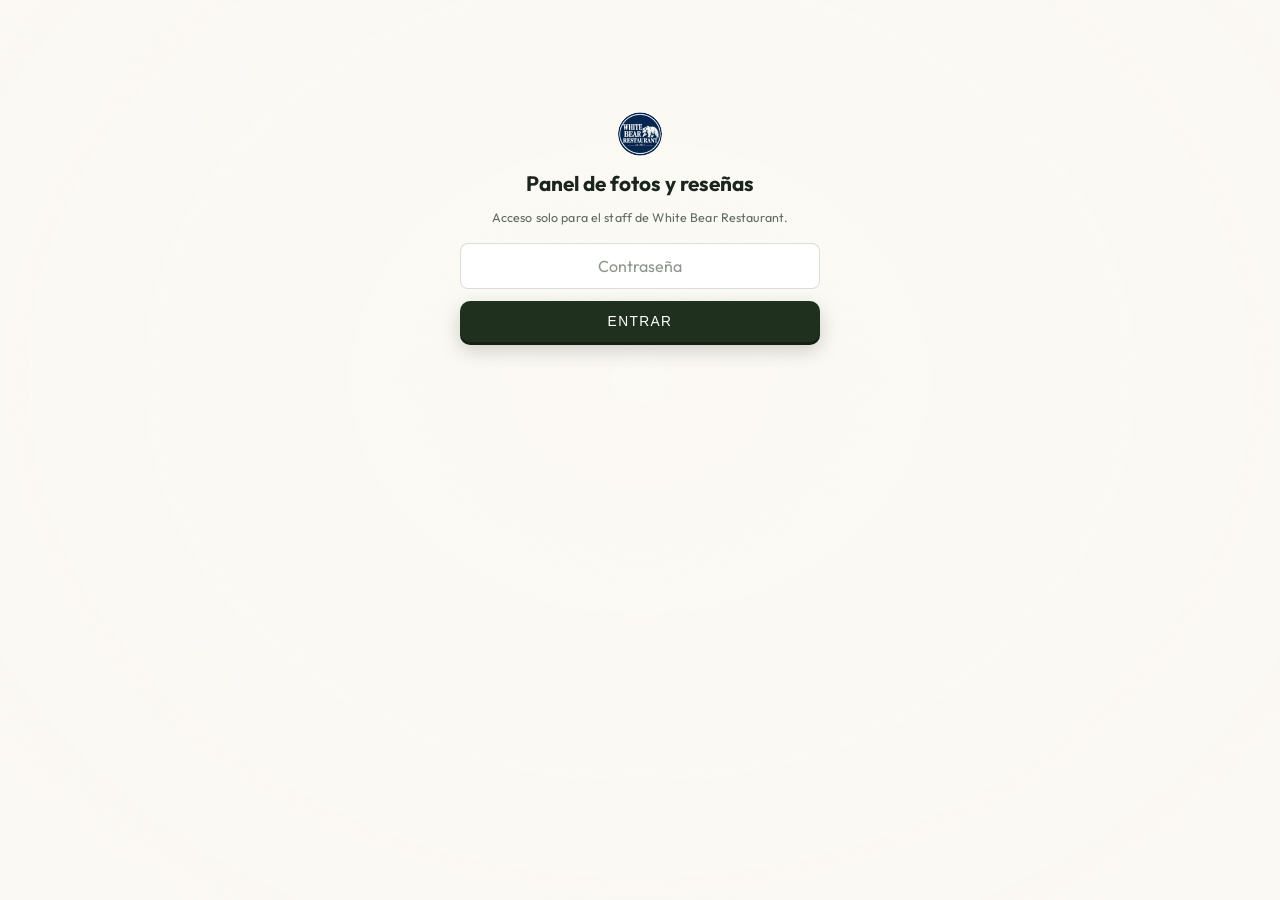
<file: public/admin-photos.html>
<!doctype html>
<html lang="es">
<head>
<meta charset="utf-8" />
<meta name="robots" content="noindex, nofollow" />
<!-- Página interna: fuera del índice de Google. La etiqueta va aquí
     y no en robots.txt a propósito -- ver el comentario de ese archivo. -->
<meta name="viewport" content="width=device-width, initial-scale=1" />
<title>Administrar fotos y reseñas — White Bear Restaurant</title>
<link rel="icon" type="image/png" href="favicon.png" />
<link rel="preconnect" href="https://fonts.googleapis.com" />
<link rel="preconnect" href="https://fonts.gstatic.com" crossorigin />
<link href="https://fonts.googleapis.com/css2?family=EB+Garamond:ital,wght@0,400;0,500;0,600;1,400&family=Outfit:wght@300;400;500;600;700&display=swap" rel="stylesheet" />
<link rel="stylesheet" href="css/style.css" />
<style>
  .admin-shell { max-width: 640px; margin: 0 auto; padding: 32px 20px 64px; }
  .admin-login { max-width: 360px; margin: 80px auto; text-align: center; }
  .admin-login input { text-align: center; }
  .photo-row {
    display: flex; align-items: center; gap: 14px;
    background: var(--surface); border: 1px solid var(--border); border-radius: 12px;
    padding: 12px; margin-bottom: 10px; box-shadow: var(--shadow);
  }
  .photo-thumb {
    width: 72px; height: 72px; border-radius: 8px; object-fit: cover;
    background: var(--surface-alt); flex-shrink: 0;
  }
  .photo-info { flex: 1; min-width: 0; }
  .photo-caption { font-weight: 600; font-size: 0.92rem; }
  .photo-url { font-size: 0.78rem; color: var(--text-muted); overflow: hidden; text-overflow: ellipsis; white-space: nowrap; }
  .photo-actions { display: flex; gap: 6px; flex-shrink: 0; }
  .icon-btn {
    width: 36px; height: 36px; border-radius: 8px; border: 1px solid var(--border);
    background: var(--surface-alt); cursor: pointer; font-size: 1rem;
  }
  .icon-btn.wide { width: auto; padding: 0 12px; font-size: 0.8rem; font-weight: 600; white-space: nowrap; }
  .icon-btn:disabled { opacity: 0.35; cursor: not-allowed; }
  .icon-btn.danger { color: var(--danger); border-color: var(--danger); background: transparent; }
  .review-row {
    background: var(--surface); border: 1px solid var(--border); border-radius: 12px;
    padding: 12px 14px; margin-bottom: 10px; box-shadow: var(--shadow);
  }
  .review-row-header { display: flex; justify-content: space-between; gap: 10px; font-size: 0.85rem; }
  .review-row-text { margin: 8px 0; white-space: pre-wrap; overflow-wrap: anywhere; }
  .review-row .photo-thumb { margin-bottom: 8px; }
  .review-row-actions { display: flex; gap: 6px; }
  .review-row-actions .btn, #review-filter .btn { width: auto; padding: 8px 14px; font-size: 0.85rem; }
  .review-row-actions .btn:not(.btn-primary), #review-filter .btn { background: var(--surface-alt); border: 1px solid var(--border); color: var(--text); }
  #review-filter .btn[aria-pressed="true"] { background: var(--forest); color: var(--on-brand); }
  .photo-category-badge {
    display: inline-block; font-size: 0.7rem; font-weight: 700; text-transform: uppercase;
    letter-spacing: 0.03em; padding: 2px 8px; border-radius: 999px; margin-top: 4px;
    background: var(--surface-alt); color: var(--text-muted); border: 1px solid var(--border);
  }
</style>
</head>
<body>

<div class="admin-shell">

  <div id="login-view" class="admin-login">
    <div class="brand-icon" style="margin:0 auto 14px"><img src="images/bear-logo.jpg" alt="White Bear Restaurant" class="brand-icon-img"></div>
    <h1 style="font-size:1.3rem">Panel de fotos y reseñas</h1>
    <p class="hint" style="margin-bottom:18px">Acceso solo para el staff de White Bear Restaurant.</p>
    <div id="login-alert"></div>
    <input type="password" id="password-input" placeholder="Contraseña" autocomplete="current-password" style="margin-bottom:12px" />
    <button class="btn btn-primary" id="login-btn">Entrar</button>
  </div>

  <div id="panel-view" hidden>
    <p class="section-title">Fotos del menú</p>
    <p class="hint" style="margin-bottom:20px">
      Agrega fotos de platos pegando la URL de una imagen ya subida a algún lugar (Supabase
      Storage, Imgur, Google Drive público, etc.). Se muestran en la sección «Nuestro Menú» del
      sitio de clientes y en el carrusel junto al formulario, en el orden de esta lista
      (usa ↑ y ↓ para cambiarlo).
    </p>

    <form id="add-form" style="margin-top:0;margin-bottom:24px;padding:18px">
      <div id="add-alert"></div>
      <div class="field">
        <label for="photo-url">URL de la imagen *</label>
        <input type="url" id="photo-url" placeholder="https://..." required />
      </div>
      <div class="field">
        <label for="photo-caption">Descripción (opcional)</label>
        <input type="text" id="photo-caption" placeholder="Ej. Terraza al atardecer" />
      </div>
      <button type="submit" class="btn btn-primary" id="add-btn">Agregar foto</button>
    </form>

    <div id="photo-list"></div>
    <p class="hint" id="empty-photos" hidden>Aún no hay fotos. Agrega la primera arriba.</p>

    <p class="section-title" style="margin-top:40px">Reseñas de clientes</p>
    <p class="hint" style="margin-bottom:16px">
      Las reseñas con palabras fuertes no se publican solas: esperan aquí a que alguien del staff las lea. Publicar la
      pone en el sitio; Ocultar la saca del sitio pero la conserva aquí.
    </p>
    <div id="review-filter" style="display:flex;gap:6px;margin-bottom:12px">
      <button type="button" class="btn" data-filter="pending">Por revisar</button>
      <button type="button" class="btn" data-filter="approved">Publicadas</button>
      <button type="button" class="btn" data-filter="hidden">Ocultas</button>
    </div>
    <div id="review-alert"></div>
    <div id="review-list"></div>
    <p class="hint" id="empty-reviews" hidden>No hay reseñas en esta lista.</p>
  </div>

</div>

<script src="js/admin-photos.js"></script>
</body>
</html>
</file>
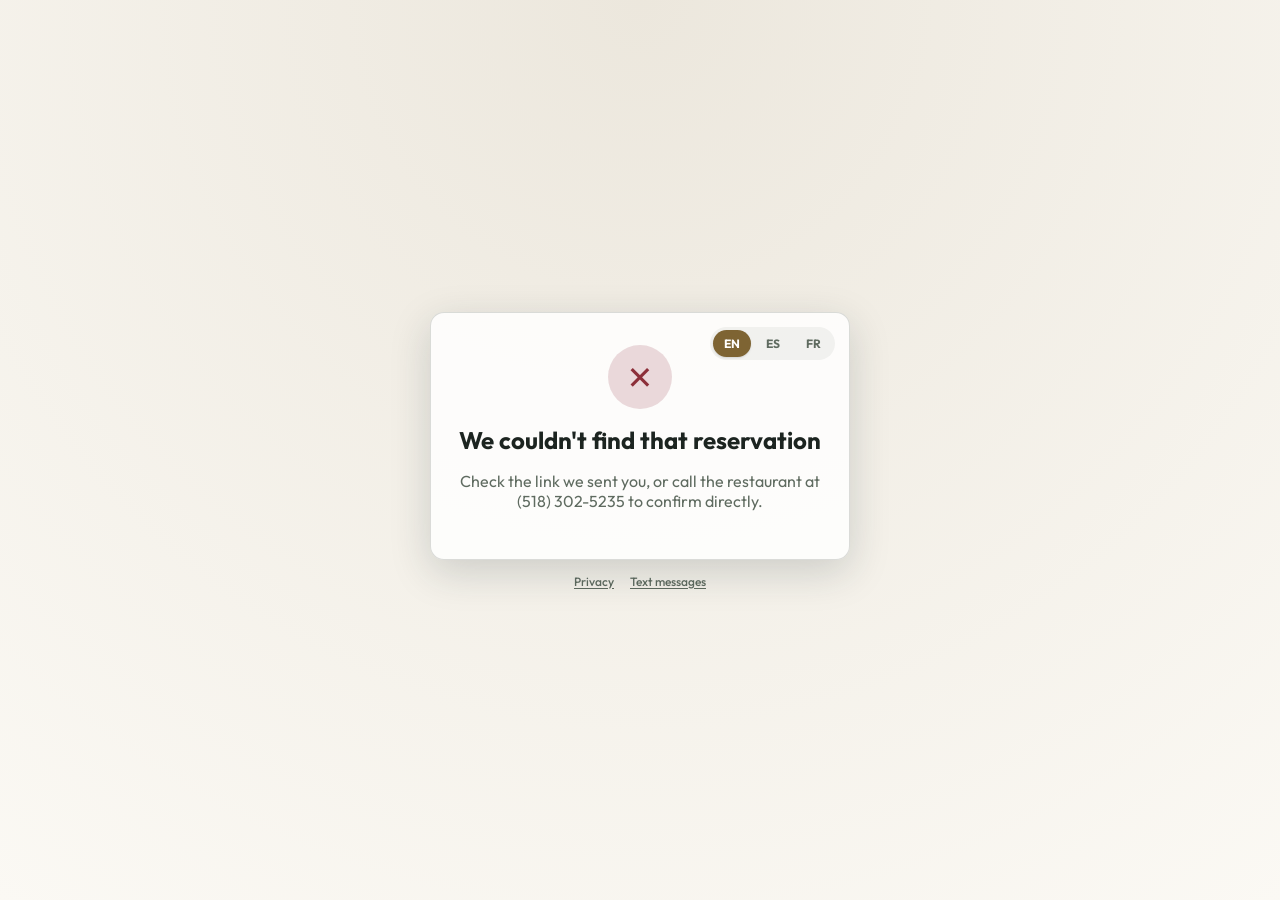
<file: public/confirm.html>
<!doctype html>
<html lang="en">
<head>
<meta charset="utf-8" />
<meta name="robots" content="noindex, nofollow" />
<!-- Página interna: fuera del índice de Google. La etiqueta va aquí
     y no en robots.txt a propósito -- ver el comentario de ese archivo. -->
<meta name="viewport" content="width=device-width, initial-scale=1" />
<title data-i18n="confirmPage.pageTitle">Confirm your attendance — White Bear Restaurant</title>
<link rel="icon" type="image/png" href="favicon.png" />
<link rel="preconnect" href="https://fonts.googleapis.com" />
<link rel="preconnect" href="https://fonts.gstatic.com" crossorigin />
<link href="https://fonts.googleapis.com/css2?family=EB+Garamond:ital,wght@0,400;0,500;0,600;1,400&family=Outfit:wght@300;400;500;600;700&display=swap" rel="stylesheet" />
<link rel="stylesheet" href="css/style.css" />
<link rel="stylesheet" href="css/confirm.css" />
</head>
<body class="confirm-body">

<div class="confirm-backdrop">
  <div class="confirm-popup" id="confirm-popup">

    <div class="lang-switcher confirm-lang-switcher" id="lang-switcher">
      <button type="button" data-lang="en">EN</button>
      <button type="button" data-lang="es">ES</button>
      <button type="button" data-lang="fr">FR</button>
    </div>

    <div id="confirm-loading">
      <div class="brand-icon" style="margin:0 auto 14px"><img src="images/bear-logo.jpg" alt="White Bear Restaurant" class="brand-icon-img"></div>
      <p data-i18n="confirmPage.loading">Loading your reservation…</p>
    </div>

    <div id="confirm-error" hidden>
      <div class="check" style="background:color-mix(in srgb, var(--danger) 18%, var(--surface));color:var(--danger)">✕</div>
      <h2 data-i18n="confirmPage.notFoundTitle">We couldn't find that reservation</h2>
      <p style="color:var(--text-muted)" id="confirm-error-text"></p>
    </div>

    <div id="confirm-question" hidden>
      <div class="brand-icon" style="margin:0 auto 14px"><img src="images/bear-logo.jpg" alt="White Bear Restaurant" class="brand-icon-img"></div>
      <h2 data-i18n="confirmPage.question">Will you be joining us?</h2>
      <p style="color:var(--text-muted);margin-bottom:18px" data-i18n="confirmPage.expecting">
        White Bear Restaurant is expecting you:
      </p>
      <dl class="details" id="confirm-details"></dl>
      <div class="confirm-actions">
        <button class="btn btn-primary" id="confirm-yes-btn" data-i18n="confirmPage.yes">✅ Yes, I'll be there</button>
        <button class="btn btn-secondary" id="confirm-no-btn" data-i18n="confirmPage.no">I can't make it</button>
      </div>
      <p class="hint" style="margin-top:16px" id="confirm-call-hint"></p>
    </div>

    <div id="confirm-result" hidden>
      <div class="check" id="confirm-result-icon">✓</div>
      <h2 id="confirm-result-title"></h2>
      <p id="confirm-result-text" style="color:var(--text-muted)"></p>
    </div>

  </div>
  <nav class="footer-links confirm-legal" aria-label="Legal">
    <a href="legal.html#privacy" data-i18n="footer.privacy">Privacy</a>
    <a href="legal.html#messages" data-i18n="footer.messages">Text messages</a>
  </nav>
</div>

<script src="js/i18n.js"></script>
<script src="js/confirm.js"></script>
</body>
</html>
</file>
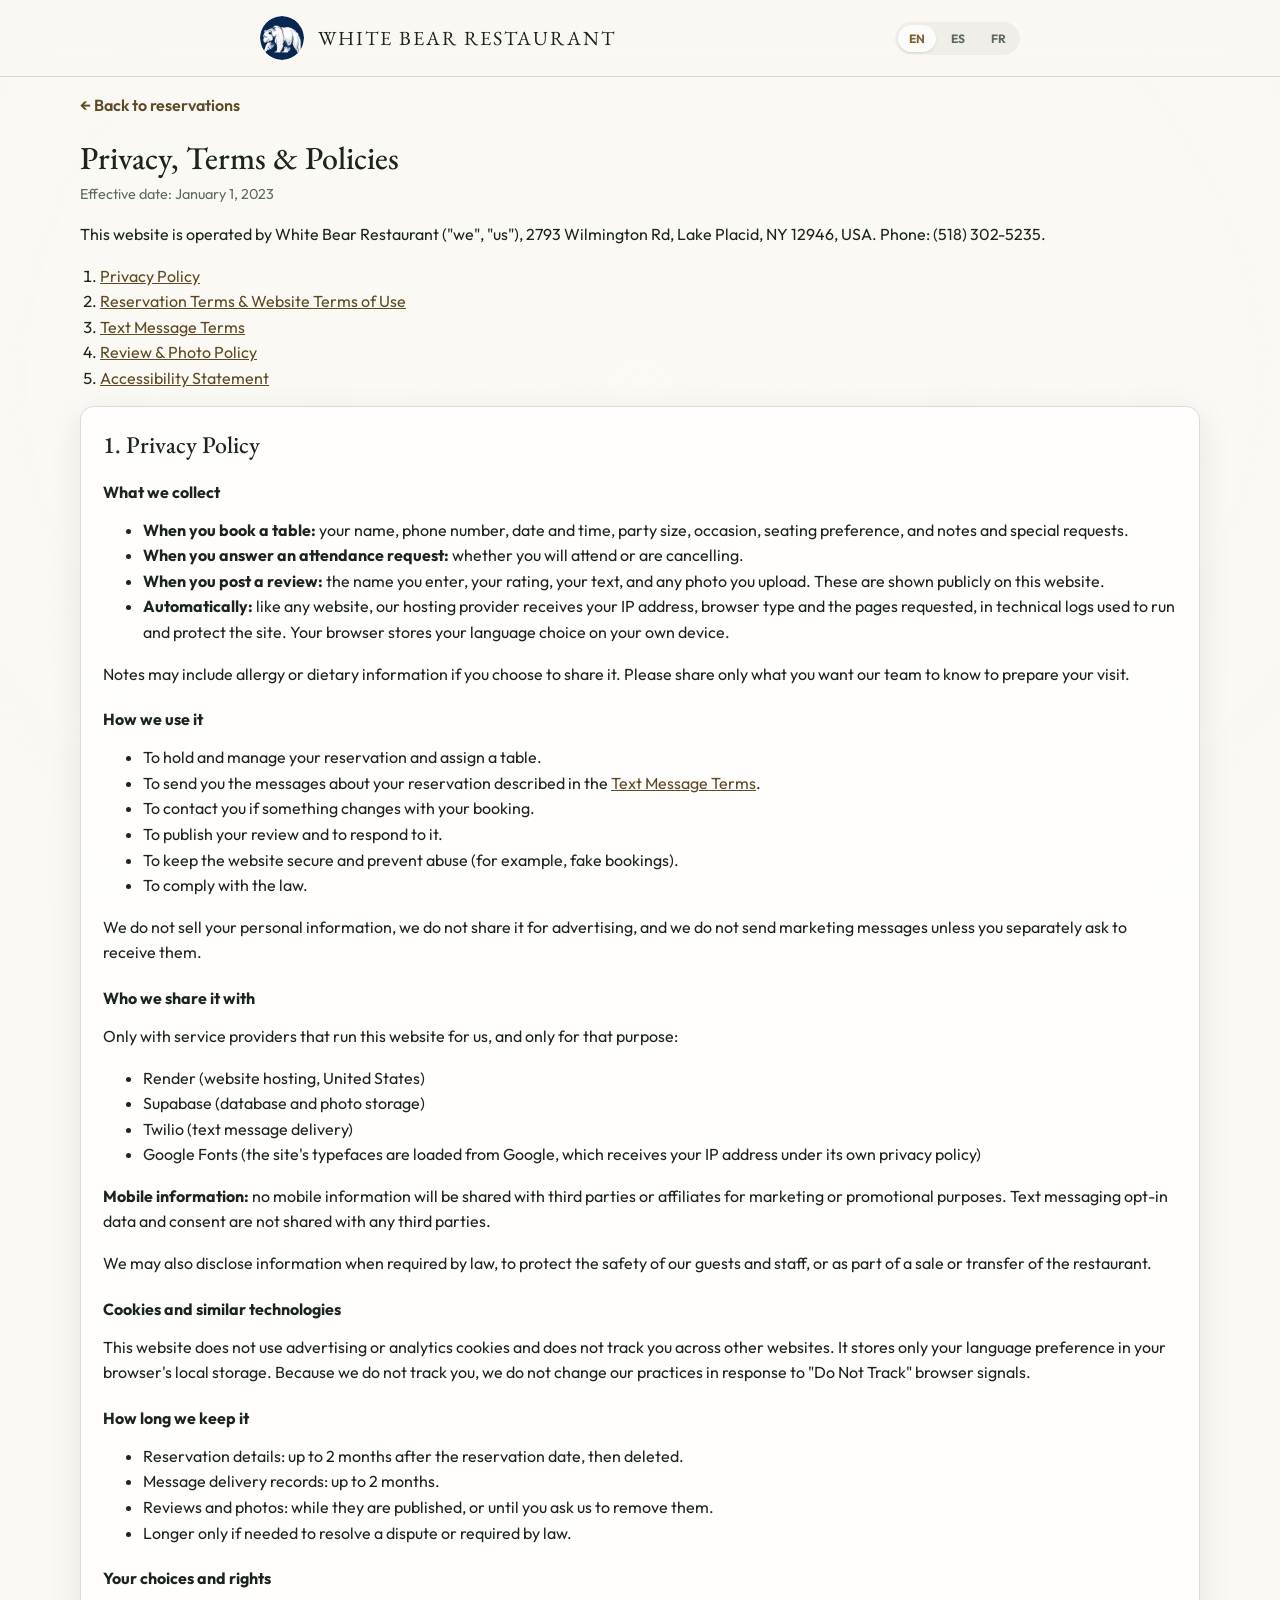
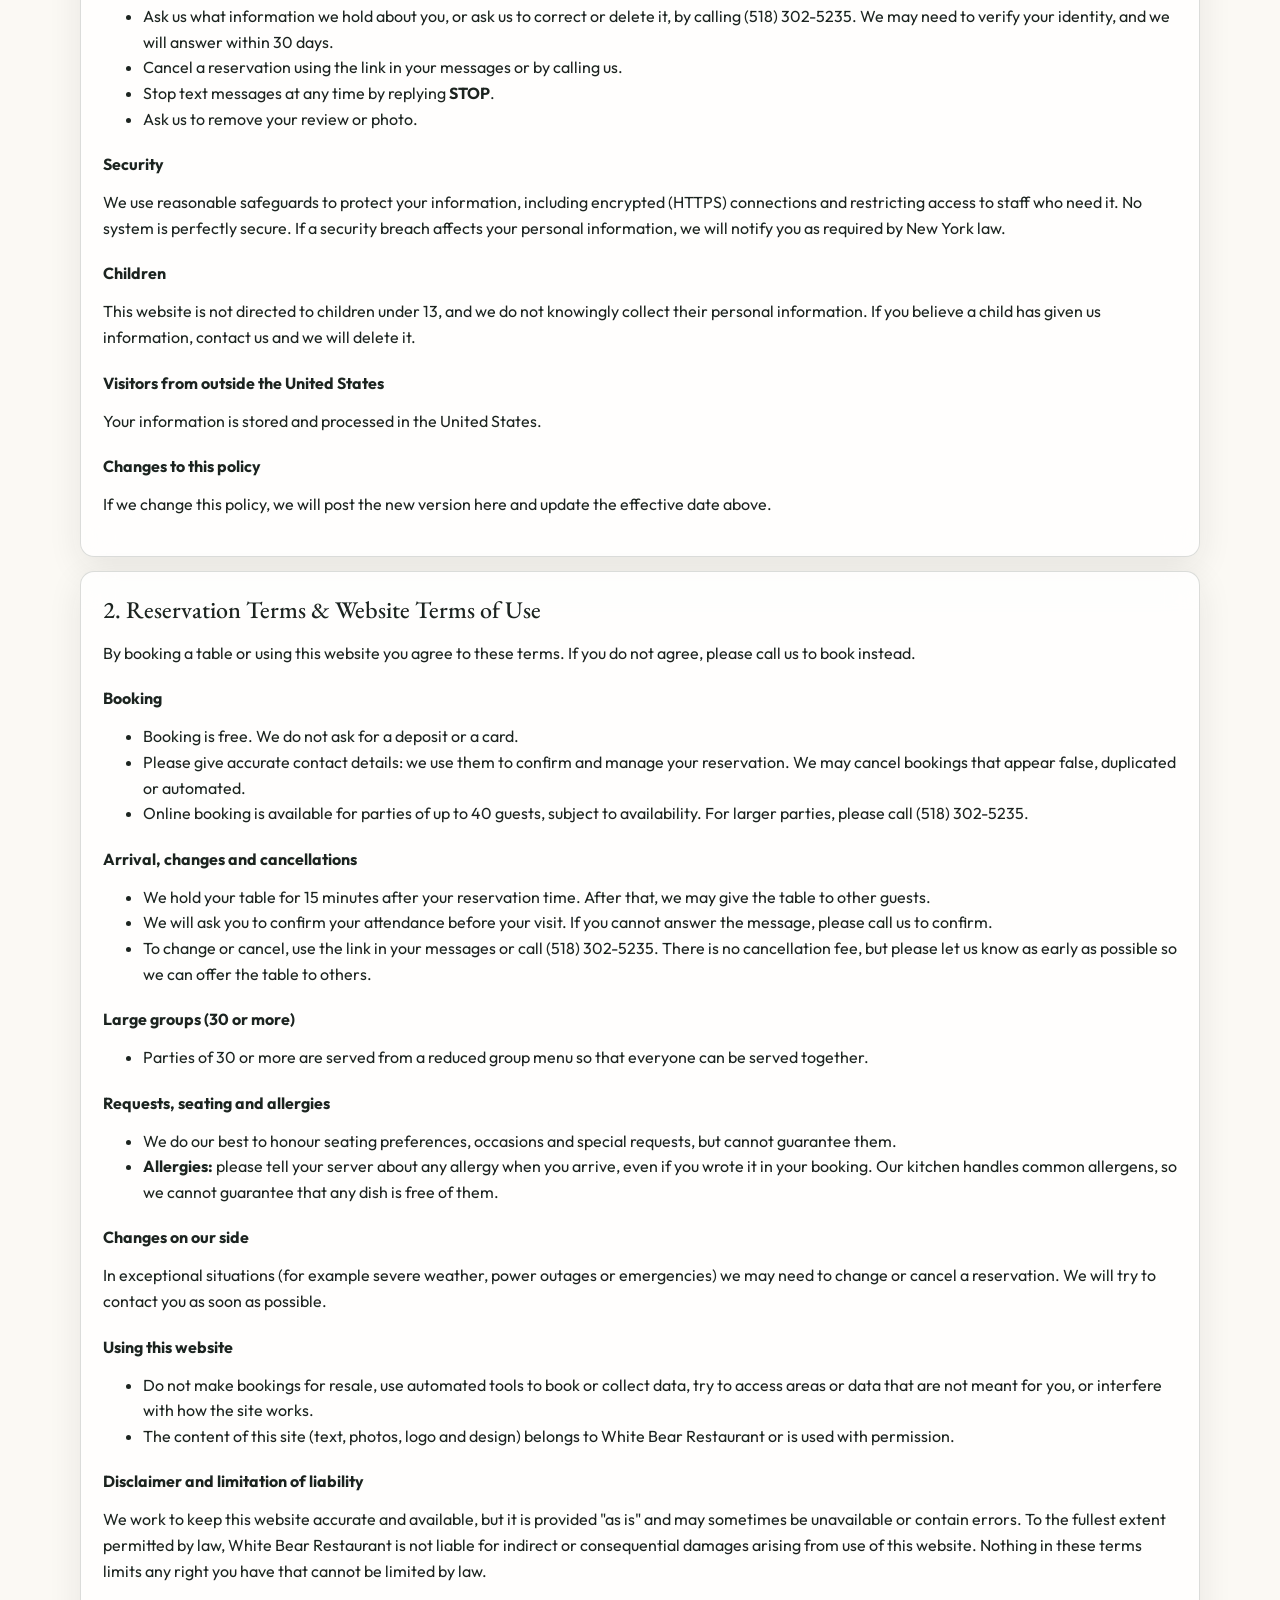
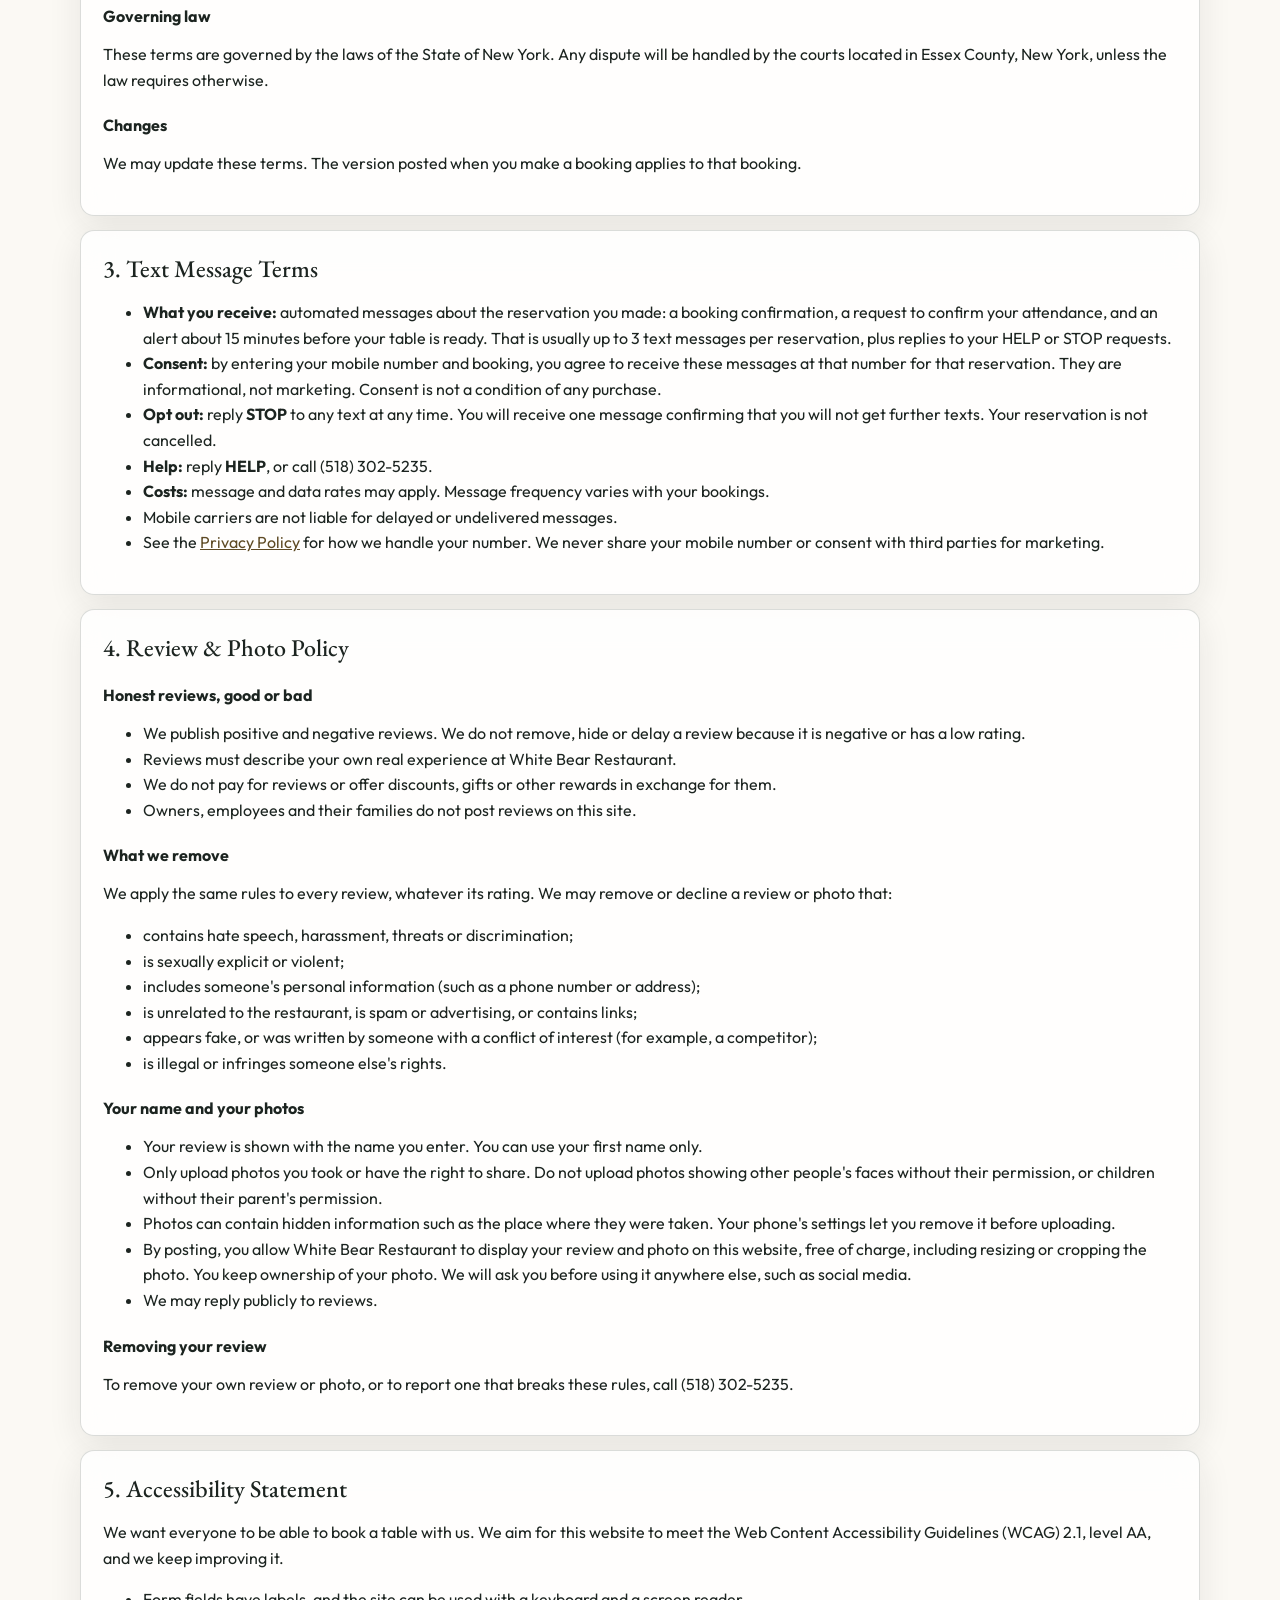
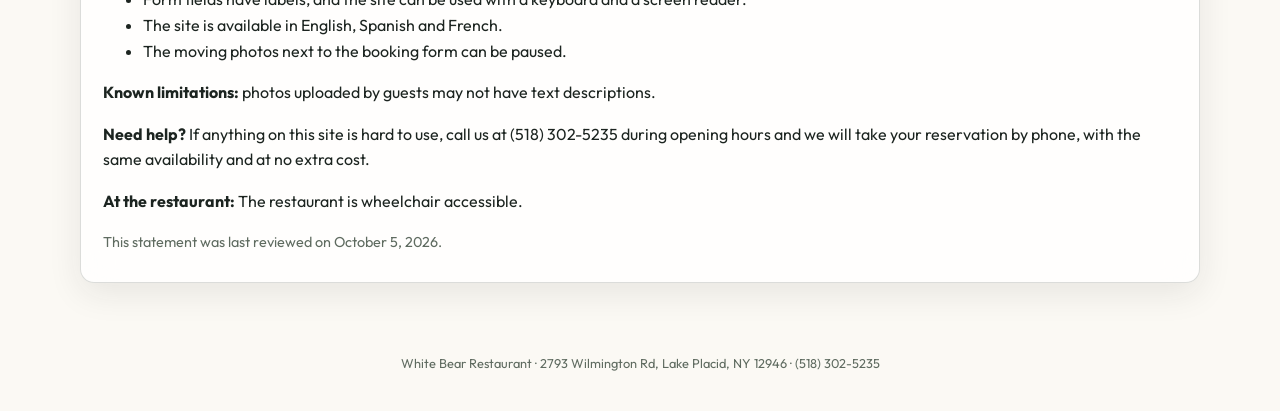
<file: public/legal.html>
<!doctype html>
<html lang="en">
<head>
<meta charset="utf-8" />
<meta name="viewport" content="width=device-width, initial-scale=1" />
<title>Privacy, Terms &amp; Policies — White Bear Restaurant</title>
<meta name="description" content="Privacy policy, reservation terms, text message terms, review and photo policy, and accessibility statement for White Bear Restaurant, Lake Placid, NY." />
<link rel="canonical" href="https://www.whitebearrestaurant.com/legal.html" />
<link rel="icon" type="image/png" href="favicon.png" />
<link rel="preconnect" href="https://fonts.googleapis.com" />
<link rel="preconnect" href="https://fonts.gstatic.com" crossorigin />
<link href="https://fonts.googleapis.com/css2?family=EB+Garamond:ital,wght@0,400;0,500;0,600;1,400&family=Outfit:wght@300;400;500;600;700&display=swap" rel="stylesheet" />
<link rel="stylesheet" href="css/style.css" />
<link rel="stylesheet" href="css/legal.css" />
</head>
<body class="legal-page">

<!--
  Textos redactados por una IA a partir de lo que el sitio hace de verdad
  (qué datos pide, a quién se los pasa, qué mensajes manda), completados con
  los datos que dio el dueño el 2026-10-05. No son asesoría legal.

  Si cambia algo de lo que dicen (plazos, proveedores), cambiar también
  LEGAL_TERMS_VERSION en server.py.

  Las tres versiones (EN, ES, FR) dicen lo mismo. Si se cambia una, se
  cambian las tres. En caso de diferencia manda la inglesa (lo dice el
  propio texto en ES y FR).

  Los id de las secciones en inglés no llevan sufijo (#privacy, #terms...)
  para que los enlaces funcionen aunque no cargue JavaScript; los de español
  y francés llevan -es / -fr. js/legal.js traduce el ancla al idioma activo.
-->

<header class="hero">
  <div class="hero-inner">
    <div class="brand-row">
      <div class="brand-icon"><img src="images/bear-mark.jpg" alt="White Bear Restaurant" class="brand-icon-img"></div>
      <h1>White Bear Restaurant</h1>
      <div class="lang-switcher" id="lang-switcher">
        <button type="button" data-lang="en">EN</button>
        <button type="button" data-lang="es">ES</button>
        <button type="button" data-lang="fr">FR</button>
      </div>
    </div>
  </div>
</header>

<main class="container">

<!-- ====================================================================== -->
<!-- ENGLISH                                                                -->
<!-- ====================================================================== -->
<article class="legal-doc" lang="en" data-lang-doc="en">
  <a class="legal-back" href="/">← Back to reservations</a>


  <h1>Privacy, Terms &amp; Policies</h1>
  <p class="updated">Effective date: January 1, 2023</p>
  <p>This website is operated by White Bear Restaurant ("we", "us"), 2793 Wilmington Rd, Lake Placid, NY 12946, USA. Phone: (518) 302-5235.</p>
  <ol class="toc">
    <li><a href="#privacy">Privacy Policy</a></li>
    <li><a href="#terms">Reservation Terms &amp; Website Terms of Use</a></li>
    <li><a href="#messages">Text Message Terms</a></li>
    <li><a href="#reviews">Review &amp; Photo Policy</a></li>
    <li><a href="#accessibility">Accessibility Statement</a></li>
  </ol>

  <section class="card">
    <h2 id="privacy">1. Privacy Policy</h2>

    <h3>What we collect</h3>
    <ul>
      <li><strong>When you book a table:</strong> your name, phone number, date and time, party size, occasion, seating preference, and notes and special requests.</li>
      <li><strong>When you answer an attendance request:</strong> whether you will attend or are cancelling.</li>
      <li><strong>When you post a review:</strong> the name you enter, your rating, your text, and any photo you upload. These are shown publicly on this website.</li>
      <li><strong>Automatically:</strong> like any website, our hosting provider receives your IP address, browser type and the pages requested, in technical logs used to run and protect the site. Your browser stores your language choice on your own device.</li>
    </ul>
    <p>Notes may include allergy or dietary information if you choose to share it. Please share only what you want our team to know to prepare your visit.</p>

    <h3>How we use it</h3>
    <ul>
      <li>To hold and manage your reservation and assign a table.</li>
      <li>To send you the messages about your reservation described in the <a href="#messages">Text Message Terms</a>.</li>
      <li>To contact you if something changes with your booking.</li>
      <li>To publish your review and to respond to it.</li>
      <li>To keep the website secure and prevent abuse (for example, fake bookings).</li>
      <li>To comply with the law.</li>
    </ul>
    <p>We do not sell your personal information, we do not share it for advertising, and we do not send marketing messages unless you separately ask to receive them.</p>

    <h3>Who we share it with</h3>
    <p>Only with service providers that run this website for us, and only for that purpose:</p>
    <ul>
      <li>Render (website hosting, United States)</li>
      <li>Supabase (database and photo storage)</li>
      <li>Twilio (text message delivery)</li>
      <li>Google Fonts (the site's typefaces are loaded from Google, which receives your IP address under its own privacy policy)</li>
    </ul>
    <p><strong>Mobile information:</strong> no mobile information will be shared with third parties or affiliates for marketing or promotional purposes. Text messaging opt-in data and consent are not shared with any third parties.</p>
    <p>We may also disclose information when required by law, to protect the safety of our guests and staff, or as part of a sale or transfer of the restaurant.</p>

    <h3 id="cookies">Cookies and similar technologies</h3>
    <p>This website does not use advertising or analytics cookies and does not track you across other websites. It stores only your language preference in your browser's local storage. Because we do not track you, we do not change our practices in response to "Do Not Track" browser signals.</p>

    <h3 id="retention">How long we keep it</h3>
    <ul>
      <li>Reservation details: up to 2 months after the reservation date, then deleted.</li>
      <li>Message delivery records: up to 2 months.</li>
      <li>Reviews and photos: while they are published, or until you ask us to remove them.</li>
      <li>Longer only if needed to resolve a dispute or required by law.</li>
    </ul>

    <h3>Your choices and rights</h3>
    <ul>
      <li>Ask us what information we hold about you, or ask us to correct or delete it, by calling (518) 302-5235. We may need to verify your identity, and we will answer within 30 days.</li>
      <li>Cancel a reservation using the link in your messages or by calling us.</li>
      <li>Stop text messages at any time by replying <strong>STOP</strong>.</li>
      <li>Ask us to remove your review or photo.</li>
    </ul>

    <h3>Security</h3>
    <p>We use reasonable safeguards to protect your information, including encrypted (HTTPS) connections and restricting access to staff who need it. No system is perfectly secure. If a security breach affects your personal information, we will notify you as required by New York law.</p>

    <h3>Children</h3>
    <p>This website is not directed to children under 13, and we do not knowingly collect their personal information. If you believe a child has given us information, contact us and we will delete it.</p>

    <h3>Visitors from outside the United States</h3>
    <p>Your information is stored and processed in the United States.</p>

    <h3>Changes to this policy</h3>
    <p>If we change this policy, we will post the new version here and update the effective date above.</p>
  </section>

  <section class="card">
    <h2 id="terms">2. Reservation Terms &amp; Website Terms of Use</h2>
    <p>By booking a table or using this website you agree to these terms. If you do not agree, please call us to book instead.</p>

    <h3>Booking</h3>
    <ul>
      <li>Booking is free. We do not ask for a deposit or a card.</li>
      <li>Please give accurate contact details: we use them to confirm and manage your reservation. We may cancel bookings that appear false, duplicated or automated.</li>
      <li>Online booking is available for parties of up to 40 guests, subject to availability. For larger parties, please call (518) 302-5235.</li>
    </ul>

    <h3>Arrival, changes and cancellations</h3>
    <ul>
      <li>We hold your table for 15 minutes after your reservation time. After that, we may give the table to other guests.</li>
      <li>We will ask you to confirm your attendance before your visit. If you cannot answer the message, please call us to confirm.</li>
      <li>To change or cancel, use the link in your messages or call (518) 302-5235. There is no cancellation fee, but please let us know as early as possible so we can offer the table to others.</li>
    </ul>

    <h3>Large groups (30 or more)</h3>
    <ul>
      <li>Parties of 30 or more are served from a reduced group menu so that everyone can be served together.</li>
    </ul>

    <h3>Requests, seating and allergies</h3>
    <ul>
      <li>We do our best to honour seating preferences, occasions and special requests, but cannot guarantee them.</li>
      <li><strong>Allergies:</strong> please tell your server about any allergy when you arrive, even if you wrote it in your booking. Our kitchen handles common allergens, so we cannot guarantee that any dish is free of them.</li>
    </ul>

    <h3>Changes on our side</h3>
    <p>In exceptional situations (for example severe weather, power outages or emergencies) we may need to change or cancel a reservation. We will try to contact you as soon as possible.</p>

    <h3>Using this website</h3>
    <ul>
      <li>Do not make bookings for resale, use automated tools to book or collect data, try to access areas or data that are not meant for you, or interfere with how the site works.</li>
      <li>The content of this site (text, photos, logo and design) belongs to White Bear Restaurant or is used with permission.</li>
    </ul>

    <h3>Disclaimer and limitation of liability</h3>
    <p>We work to keep this website accurate and available, but it is provided "as is" and may sometimes be unavailable or contain errors. To the fullest extent permitted by law, White Bear Restaurant is not liable for indirect or consequential damages arising from use of this website. Nothing in these terms limits any right you have that cannot be limited by law.</p>

    <h3>Governing law</h3>
    <p>These terms are governed by the laws of the State of New York. Any dispute will be handled by the courts located in Essex County, New York, unless the law requires otherwise.</p>

    <h3>Changes</h3>
    <p>We may update these terms. The version posted when you make a booking applies to that booking.</p>
  </section>

  <section class="card">
    <h2 id="messages">3. Text Message Terms</h2>
    <ul>
      <li><strong>What you receive:</strong> automated messages about the reservation you made: a booking confirmation, a request to confirm your attendance, and an alert about 15 minutes before your table is ready. That is usually up to 3 text messages per reservation, plus replies to your HELP or STOP requests.</li>
      <li><strong>Consent:</strong> by entering your mobile number and booking, you agree to receive these messages at that number for that reservation. They are informational, not marketing. Consent is not a condition of any purchase.</li>
      <li><strong>Opt out:</strong> reply <strong>STOP</strong> to any text at any time. You will receive one message confirming that you will not get further texts. Your reservation is not cancelled.</li>
      <li><strong>Help:</strong> reply <strong>HELP</strong>, or call (518) 302-5235.</li>
      <li><strong>Costs:</strong> message and data rates may apply. Message frequency varies with your bookings.</li>
      <li>Mobile carriers are not liable for delayed or undelivered messages.</li>
      <li>See the <a href="#privacy">Privacy Policy</a> for how we handle your number. We never share your mobile number or consent with third parties for marketing.</li>
    </ul>
  </section>

  <section class="card">
    <h2 id="reviews">4. Review &amp; Photo Policy</h2>

    <h3>Honest reviews, good or bad</h3>
    <ul>
      <li>We publish positive and negative reviews. We do not remove, hide or delay a review because it is negative or has a low rating.</li>
      <li>Reviews must describe your own real experience at White Bear Restaurant.</li>
      <li>We do not pay for reviews or offer discounts, gifts or other rewards in exchange for them.</li>
      <li>Owners, employees and their families do not post reviews on this site.</li>
    </ul>

    <h3>What we remove</h3>
    <p>We apply the same rules to every review, whatever its rating. We may remove or decline a review or photo that:</p>
    <ul>
      <li>contains hate speech, harassment, threats or discrimination;</li>
      <li>is sexually explicit or violent;</li>
      <li>includes someone's personal information (such as a phone number or address);</li>
      <li>is unrelated to the restaurant, is spam or advertising, or contains links;</li>
      <li>appears fake, or was written by someone with a conflict of interest (for example, a competitor);</li>
      <li>is illegal or infringes someone else's rights.</li>
    </ul>

    <h3>Your name and your photos</h3>
    <ul>
      <li>Your review is shown with the name you enter. You can use your first name only.</li>
      <li>Only upload photos you took or have the right to share. Do not upload photos showing other people's faces without their permission, or children without their parent's permission.</li>
      <li>Photos can contain hidden information such as the place where they were taken. Your phone's settings let you remove it before uploading.</li>
      <li>By posting, you allow White Bear Restaurant to display your review and photo on this website, free of charge, including resizing or cropping the photo. You keep ownership of your photo. We will ask you before using it anywhere else, such as social media.</li>
      <li>We may reply publicly to reviews.</li>
    </ul>

    <h3>Removing your review</h3>
    <p>To remove your own review or photo, or to report one that breaks these rules, call (518) 302-5235.</p>
  </section>

  <section class="card">
    <h2 id="accessibility">5. Accessibility Statement</h2>
    <p>We want everyone to be able to book a table with us. We aim for this website to meet the Web Content Accessibility Guidelines (WCAG) 2.1, level AA, and we keep improving it.</p>
    <ul>
      <li>Form fields have labels, and the site can be used with a keyboard and a screen reader.</li>
      <li>The site is available in English, Spanish and French.</li>
      <li>The moving photos next to the booking form can be paused.</li>
    </ul>
    <p><strong>Known limitations:</strong> photos uploaded by guests may not have text descriptions.</p>
    <p><strong>Need help?</strong> If anything on this site is hard to use, call us at (518) 302-5235 during opening hours and we will take your reservation by phone, with the same availability and at no extra cost.</p>
    <p><strong>At the restaurant:</strong> The restaurant is wheelchair accessible.</p>
    <p class="updated">This statement was last reviewed on October 5, 2026.</p>
  </section>
</article>

<!-- ====================================================================== -->
<!-- ESPAÑOL                                                                -->
<!-- ====================================================================== -->
<article class="legal-doc" lang="es" data-lang-doc="es" hidden>
  <a class="legal-back" href="/">← Volver a reservas</a>


  <h1>Privacidad, términos y políticas</h1>
  <p class="updated">Fecha de entrada en vigor: 1 de enero de 2023</p>
  <p>Este sitio web lo opera White Bear Restaurant ("nosotros"), 2793 Wilmington Rd, Lake Placid, NY 12946, EE. UU. Teléfono: (518) 302-5235.</p>
  <p>Esta es una traducción. Si hay alguna diferencia con la versión en inglés, prevalece la versión en inglés.</p>
  <ol class="toc">
    <li><a href="#privacy-es">Política de privacidad</a></li>
    <li><a href="#terms-es">Condiciones de reserva y de uso del sitio</a></li>
    <li><a href="#messages-es">Condiciones de mensajes de texto</a></li>
    <li><a href="#reviews-es">Política de reseñas y fotos</a></li>
    <li><a href="#accessibility-es">Declaración de accesibilidad</a></li>
  </ol>

  <section class="card">
    <h2 id="privacy-es">1. Política de privacidad</h2>

    <h3>Qué datos recogemos</h3>
    <ul>
      <li><strong>Al reservar una mesa:</strong> tu nombre, teléfono, fecha y hora, número de personas, ocasión, preferencia de mesa, y notas y peticiones especiales.</li>
      <li><strong>Al responder a la confirmación de asistencia:</strong> si vendrás o si cancelas.</li>
      <li><strong>Al publicar una reseña:</strong> el nombre que escribas, tu puntuación, tu texto y la foto que subas. Todo ello se muestra públicamente en este sitio.</li>
      <li><strong>De forma automática:</strong> como cualquier sitio web, nuestro proveedor de alojamiento recibe tu dirección IP, el tipo de navegador y las páginas solicitadas, en registros técnicos que sirven para mantener y proteger el sitio. Tu navegador guarda el idioma que eliges en tu propio dispositivo.</li>
    </ul>
    <p>Las notas pueden incluir alergias o datos de dieta si decides contarlos. Comparte solo lo que quieras que nuestro equipo sepa para preparar tu visita.</p>

    <h3>Para qué los usamos</h3>
    <ul>
      <li>Para guardar y gestionar tu reserva, asignarte una mesa y preparar pedidos de grupo.</li>
      <li>Para enviarte los mensajes sobre tu reserva que se describen en las <a href="#messages-es">condiciones de mensajes de texto</a>.</li>
      <li>Para contactarte si cambia algo de tu reserva.</li>
      <li>Para publicar tu reseña y responderla.</li>
      <li>Para mantener el sitio seguro y evitar abusos (por ejemplo, reservas falsas).</li>
      <li>Para cumplir la ley.</li>
    </ul>
    <p>No vendemos tus datos personales, no los compartimos con fines publicitarios y no te enviamos mensajes promocionales salvo que lo pidas aparte.</p>

    <h3>Con quién los compartimos</h3>
    <p>Solo con los proveedores que hacen funcionar este sitio para nosotros, y solo para eso:</p>
    <ul>
      <li>Render (alojamiento del sitio, Estados Unidos)</li>
      <li>Supabase (base de datos y almacenamiento de fotos)</li>
      <li>Twilio (envío de mensajes de texto)</li>
      <li>Google Fonts (las tipografías del sitio se cargan desde Google, que recibe tu dirección IP según su propia política de privacidad)</li>
    </ul>
    <p><strong>Datos móviles:</strong> no compartimos información móvil con terceros ni empresas afiliadas con fines de marketing o promoción. Los datos y el consentimiento de suscripción a mensajes de texto no se comparten con ningún tercero.</p>
    <p>También podemos revelar información cuando lo exija la ley, para proteger la seguridad de clientes y personal, o como parte de la venta o traspaso del restaurante.</p>

    <h3 id="cookies-es">Cookies y tecnologías similares</h3>
    <p>Este sitio no usa cookies de publicidad ni de analítica y no te sigue por otros sitios web. Solo guarda tu preferencia de idioma en el almacenamiento local de tu navegador. Como no te rastreamos, no cambiamos nuestras prácticas ante las señales "Do Not Track" (No rastrear) del navegador.</p>

    <h3 id="retention-es">Cuánto tiempo los conservamos</h3>
    <ul>
      <li>Datos de la reserva: hasta 2 meses después de la fecha de la reserva; luego se borran.</li>
      <li>Registros de envío de mensajes: hasta 2 meses.</li>
      <li>Reseñas y fotos: mientras estén publicadas, o hasta que nos pidas retirarlas.</li>
      <li>Más tiempo solo si hace falta para resolver una disputa o lo exige la ley.</li>
    </ul>

    <h3>Tus opciones y derechos</h3>
    <ul>
      <li>Puedes pedirnos qué datos tenemos sobre ti, o que los corrijamos o borremos, llamando al (518) 302-5235. Puede que necesitemos verificar tu identidad; responderemos en un plazo de 30 días.</li>
      <li>Cancelar una reserva con el enlace de tus mensajes o llamándonos.</li>
      <li>Dejar de recibir mensajes de texto en cualquier momento respondiendo <strong>STOP</strong>.</li>
      <li>Pedirnos que retiremos tu reseña o tu foto.</li>
    </ul>

    <h3>Seguridad</h3>
    <p>Usamos medidas razonables para proteger tus datos, como conexiones cifradas (HTTPS) y acceso limitado al personal que lo necesita. Ningún sistema es totalmente seguro. Si una brecha de seguridad afecta a tus datos personales, te avisaremos según exige la ley de Nueva York.</p>

    <h3>Menores</h3>
    <p>Este sitio no está dirigido a menores de 13 años y no recogemos sus datos a sabiendas. Si crees que un menor nos ha dado datos, contáctanos y los borraremos.</p>

    <h3>Visitantes de fuera de Estados Unidos</h3>
    <p>Tus datos se guardan y procesan en Estados Unidos.</p>

    <h3>Cambios en esta política</h3>
    <p>Si cambiamos esta política, publicaremos la nueva versión aquí y actualizaremos la fecha de entrada en vigor.</p>
  </section>

  <section class="card">
    <h2 id="terms-es">2. Condiciones de reserva y de uso del sitio</h2>
    <p>Al reservar una mesa o usar este sitio aceptas estas condiciones. Si no las aceptas, llámanos para reservar por teléfono.</p>

    <h3>Reservar</h3>
    <ul>
      <li>Reservar es gratis. No pedimos depósito ni tarjeta.</li>
      <li>Danos datos de contacto correctos: los usamos para confirmar y gestionar tu reserva. Podemos cancelar reservas que parezcan falsas, duplicadas o automatizadas.</li>
      <li>La reserva en línea está disponible para grupos de hasta 40 personas, según disponibilidad. Para grupos más grandes, llama al (518) 302-5235.</li>
    </ul>

    <h3>Llegada, cambios y cancelaciones</h3>
    <ul>
      <li>Guardamos tu mesa 15 minutos después de la hora de la reserva. Pasado ese tiempo, podemos darla a otros clientes.</li>
      <li>Antes de tu visita te pediremos que confirmes tu asistencia. Si no puedes responder al mensaje, llámanos para confirmar.</li>
      <li>Para cambiar o cancelar, usa el enlace de tus mensajes o llama al (518) 302-5235. No cobramos por cancelar, pero avísanos lo antes posible para poder ofrecer la mesa a otros.</li>
    </ul>

    <h3>Grupos grandes (30 personas o más)</h3>
    <ul>
      <li>A los grupos de 30 o más se les sirve un menú reducido de grupo para que todos puedan comer a la vez.</li>
    </ul>

    <h3>Peticiones, mesas y alergias</h3>
    <ul>
      <li>Hacemos lo posible por respetar preferencias de mesa, ocasiones y peticiones especiales, pero no podemos garantizarlas.</li>
      <li><strong>Alergias:</strong> avisa a tu camarero de cualquier alergia al llegar, aunque la hayas escrito en la reserva. En nuestra cocina se manipulan alérgenos comunes, así que no podemos garantizar que un plato esté libre de ellos.</li>
    </ul>

    <h3>Cambios por nuestra parte</h3>
    <p>En situaciones excepcionales (por ejemplo, mal tiempo grave, cortes de luz o emergencias) puede que tengamos que cambiar o cancelar una reserva. Intentaremos avisarte lo antes posible.</p>

    <h3>Uso de este sitio</h3>
    <ul>
      <li>No hagas reservas para revenderlas, no uses herramientas automáticas para reservar o recoger datos, no intentes acceder a zonas o datos que no son para ti y no interfieras con el funcionamiento del sitio.</li>
      <li>El contenido de este sitio (textos, fotos, logotipo y diseño) pertenece a White Bear Restaurant o se usa con permiso.</li>
    </ul>

    <h3>Exención y limitación de responsabilidad</h3>
    <p>Trabajamos para que este sitio sea correcto y esté disponible, pero se ofrece "tal cual" y a veces puede no estar disponible o contener errores. En la medida máxima que permita la ley, White Bear Restaurant no es responsable de daños indirectos o consecuentes derivados del uso de este sitio. Nada en estas condiciones limita ningún derecho tuyo que la ley no permita limitar.</p>

    <h3>Ley aplicable</h3>
    <p>Estas condiciones se rigen por las leyes del Estado de Nueva York. Cualquier disputa la resolverán los tribunales del condado de Essex, Nueva York, salvo que la ley disponga otra cosa.</p>

    <h3>Cambios</h3>
    <p>Podemos actualizar estas condiciones. A cada reserva se le aplica la versión publicada en el momento de hacerla.</p>
  </section>

  <section class="card">
    <h2 id="messages-es">3. Condiciones de mensajes de texto</h2>
    <ul>
      <li><strong>Qué recibes:</strong> mensajes automáticos sobre la reserva que hiciste: la confirmación, una petición para confirmar tu asistencia y un aviso unos 15 minutos antes de que tu mesa esté lista. Normalmente son hasta 3 mensajes de texto por reserva, más las respuestas a tus peticiones HELP o STOP.</li>
      <li><strong>Consentimiento:</strong> al escribir tu número de móvil y reservar, aceptas recibir estos mensajes en ese número para esa reserva. Son informativos, no publicitarios. El consentimiento no es condición para ninguna compra.</li>
      <li><strong>Darte de baja:</strong> responde <strong>STOP</strong> a cualquier mensaje en cualquier momento. Recibirás un mensaje que confirma que no te llegarán más. Tu reserva no se cancela.</li>
      <li><strong>Ayuda:</strong> responde <strong>HELP</strong> o llama al (518) 302-5235.</li>
      <li><strong>Costes:</strong> pueden aplicarse tarifas de mensajes y datos. La frecuencia depende de tus reservas.</li>
      <li>Los operadores móviles no son responsables de mensajes retrasados o no entregados.</li>
      <li>Consulta la <a href="#privacy-es">política de privacidad</a> para saber cómo tratamos tu número. Nunca compartimos tu número ni tu consentimiento con terceros con fines de marketing.</li>
    </ul>
  </section>

  <section class="card">
    <h2 id="reviews-es">4. Política de reseñas y fotos</h2>

    <h3>Reseñas honestas, buenas o malas</h3>
    <ul>
      <li>Publicamos reseñas positivas y negativas. No retiramos, ocultamos ni retrasamos una reseña porque sea negativa o tenga una puntuación baja.</li>
      <li>Las reseñas deben contar tu propia experiencia real en White Bear Restaurant.</li>
      <li>No pagamos por reseñas ni damos descuentos, regalos u otras recompensas a cambio de ellas.</li>
      <li>Los dueños, empleados y sus familias no publican reseñas en este sitio.</li>
    </ul>

    <h3>Qué retiramos</h3>
    <p>Aplicamos las mismas reglas a todas las reseñas, sea cual sea su puntuación. Podemos retirar o no publicar una reseña o foto que:</p>
    <ul>
      <li>contenga discurso de odio, acoso, amenazas o discriminación;</li>
      <li>sea sexualmente explícita o violenta;</li>
      <li>incluya datos personales de alguien (como un teléfono o una dirección);</li>
      <li>no tenga relación con el restaurante, sea spam o publicidad, o contenga enlaces;</li>
      <li>parezca falsa, o la haya escrito alguien con un conflicto de intereses (por ejemplo, un competidor);</li>
      <li>sea ilegal o infrinja derechos de otras personas.</li>
    </ul>

    <h3>Tu nombre y tus fotos</h3>
    <ul>
      <li>Tu reseña se muestra con el nombre que escribas. Puedes poner solo tu nombre de pila.</li>
      <li>Sube solo fotos que hayas hecho tú o que tengas derecho a compartir. No subas fotos con la cara de otras personas sin su permiso, ni de menores sin permiso de sus padres.</li>
      <li>Las fotos pueden llevar información oculta, como el lugar donde se hicieron. Puedes quitarla desde los ajustes de tu móvil antes de subirla.</li>
      <li>Al publicar, permites a White Bear Restaurant mostrar tu reseña y tu foto en este sitio, sin coste, incluido redimensionar o recortar la foto. La foto sigue siendo tuya. Te pediremos permiso antes de usarla en otro lugar, como redes sociales.</li>
      <li>Podemos responder públicamente a las reseñas.</li>
    </ul>

    <h3>Retirar tu reseña</h3>
    <p>Para retirar tu reseña o foto, o para avisarnos de una que incumpla estas reglas, llama al (518) 302-5235.</p>
  </section>

  <section class="card">
    <h2 id="accessibility-es">5. Declaración de accesibilidad</h2>
    <p>Queremos que cualquier persona pueda reservar con nosotros. Nuestro objetivo es que este sitio cumpla las Pautas de Accesibilidad para el Contenido Web (WCAG) 2.1, nivel AA, y lo seguimos mejorando.</p>
    <ul>
      <li>Los campos del formulario tienen etiquetas, y el sitio se puede usar con teclado y con lector de pantalla.</li>
      <li>El sitio está disponible en inglés, español y francés.</li>
      <li>Las fotos en movimiento junto al formulario de reserva se pueden pausar.</li>
    </ul>
    <p><strong>Limitaciones conocidas:</strong> las fotos que suben los clientes pueden no tener descripción de texto.</p>
    <p><strong>¿Necesitas ayuda?</strong> Si algo de este sitio te resulta difícil de usar, llámanos al (518) 302-5235 en horario de apertura y te tomaremos la reserva por teléfono, con la misma disponibilidad y sin coste adicional.</p>
    <p><strong>En el restaurante:</strong> El restaurante tiene acceso para silla de ruedas.</p>
    <p class="updated">Última revisión de esta declaración: 5 de octubre de 2026.</p>
  </section>
</article>

<!-- ====================================================================== -->
<!-- FRANÇAIS                                                               -->
<!-- ====================================================================== -->
<article class="legal-doc" lang="fr" data-lang-doc="fr" hidden>
  <a class="legal-back" href="/">← Retour aux réservations</a>


  <h1>Confidentialité, conditions et politiques</h1>
  <p class="updated">Date d'entrée en vigueur : 1er janvier 2023</p>
  <p>Ce site est exploité par White Bear Restaurant (« nous »), 2793 Wilmington Rd, Lake Placid, NY 12946, États-Unis. Téléphone : (518) 302-5235.</p>
  <p>Ceci est une traduction. En cas de différence avec la version anglaise, la version anglaise prévaut.</p>
  <ol class="toc">
    <li><a href="#privacy-fr">Politique de confidentialité</a></li>
    <li><a href="#terms-fr">Conditions de réservation et d'utilisation du site</a></li>
    <li><a href="#messages-fr">Conditions des textos</a></li>
    <li><a href="#reviews-fr">Politique des avis et des photos</a></li>
    <li><a href="#accessibility-fr">Déclaration d'accessibilité</a></li>
  </ol>

  <section class="card">
    <h2 id="privacy-fr">1. Politique de confidentialité</h2>

    <h3>Ce que nous recueillons</h3>
    <ul>
      <li><strong>Quand vous réservez une table :</strong> votre nom, votre numéro de téléphone, la date et l'heure, le nombre de personnes, l'occasion, la préférence de place, ainsi que vos notes et demandes particulières.</li>
      <li><strong>Quand vous répondez à la demande de confirmation :</strong> si vous venez ou si vous annulez.</li>
      <li><strong>Quand vous publiez un avis :</strong> le nom que vous indiquez, votre note, votre texte et la photo que vous ajoutez. Ces éléments sont affichés publiquement sur ce site.</li>
      <li><strong>Automatiquement :</strong> comme pour tout site web, notre hébergeur reçoit votre adresse IP, le type de navigateur et les pages demandées, dans des journaux techniques servant à faire fonctionner et à protéger le site. Votre navigateur conserve votre choix de langue sur votre propre appareil.</li>
    </ul>
    <p>Les notes peuvent contenir des allergies ou des informations alimentaires si vous choisissez de les indiquer. Ne partagez que ce que vous souhaitez que notre équipe sache pour préparer votre visite.</p>

    <h3>Comment nous les utilisons</h3>
    <ul>
      <li>Pour enregistrer et gérer votre réservation et vous attribuer une table.</li>
      <li>Pour vous envoyer les messages concernant votre réservation décrits dans les <a href="#messages-fr">conditions des textos</a>.</li>
      <li>Pour vous contacter si quelque chose change dans votre réservation.</li>
      <li>Pour publier votre avis et y répondre.</li>
      <li>Pour assurer la sécurité du site et prévenir les abus (par exemple, les fausses réservations).</li>
      <li>Pour respecter la loi.</li>
    </ul>
    <p>Nous ne vendons pas vos renseignements personnels, ne les partageons pas à des fins publicitaires et ne vous envoyons pas de messages promotionnels sauf si vous le demandez séparément.</p>

    <h3>Avec qui nous les partageons</h3>
    <p>Uniquement avec les prestataires qui font fonctionner ce site pour nous, et uniquement dans ce but :</p>
    <ul>
      <li>Render (hébergement du site, États-Unis)</li>
      <li>Supabase (base de données et stockage des photos)</li>
      <li>Twilio (envoi des textos)</li>
      <li>Google Fonts (les polices du site sont chargées depuis Google, qui reçoit votre adresse IP selon sa propre politique de confidentialité)</li>
    </ul>
    <p><strong>Renseignements mobiles :</strong> aucun renseignement mobile n'est partagé avec des tiers ou des sociétés affiliées à des fins de marketing ou de promotion. Les données d'inscription aux textos et le consentement ne sont partagés avec aucun tiers.</p>
    <p>Nous pouvons aussi communiquer des renseignements lorsque la loi l'exige, pour protéger la sécurité de nos clients et de notre personnel, ou dans le cadre de la vente ou de la cession du restaurant.</p>

    <h3 id="cookies-fr">Témoins (cookies) et technologies similaires</h3>
    <p>Ce site n'utilise pas de témoins publicitaires ni analytiques et ne vous suit pas sur d'autres sites. Il conserve uniquement votre préférence de langue dans le stockage local de votre navigateur. Comme nous ne vous suivons pas, nous ne modifions pas nos pratiques en réponse aux signaux « Do Not Track » (Ne pas suivre) du navigateur.</p>

    <h3 id="retention-fr">Durée de conservation</h3>
    <ul>
      <li>Données de réservation : jusqu'à 2 mois après la date de la réservation, puis supprimées.</li>
      <li>Historique d'envoi des messages : jusqu'à 2 mois.</li>
      <li>Avis et photos : tant qu'ils sont publiés, ou jusqu'à ce que vous nous demandiez de les retirer.</li>
      <li>Plus longtemps seulement si c'est nécessaire pour régler un litige ou si la loi l'exige.</li>
    </ul>

    <h3>Vos choix et vos droits</h3>
    <ul>
      <li>Demandez-nous quels renseignements nous détenons à votre sujet, ou demandez leur correction ou leur suppression, en appelant le (518) 302-5235. Nous pourrions devoir vérifier votre identité; nous répondrons dans un délai de 30 jours.</li>
      <li>Annulez une réservation avec le lien de vos messages ou en nous appelant.</li>
      <li>Arrêtez les textos à tout moment en répondant <strong>STOP</strong>.</li>
      <li>Demandez-nous de retirer votre avis ou votre photo.</li>
    </ul>

    <h3>Sécurité</h3>
    <p>Nous utilisons des mesures raisonnables pour protéger vos renseignements, notamment des connexions chiffrées (HTTPS) et un accès limité au personnel qui en a besoin. Aucun système n'est parfaitement sûr. Si une atteinte à la sécurité touche vos renseignements personnels, nous vous en informerons comme l'exige la loi de l'État de New York.</p>

    <h3>Enfants</h3>
    <p>Ce site ne s'adresse pas aux enfants de moins de 13 ans et nous ne recueillons pas sciemment leurs renseignements. Si vous pensez qu'un enfant nous a transmis des renseignements, contactez-nous et nous les supprimerons.</p>

    <h3>Visiteurs hors des États-Unis</h3>
    <p>Vos renseignements sont conservés et traités aux États-Unis.</p>

    <h3>Modifications de cette politique</h3>
    <p>Si nous modifions cette politique, nous publierons la nouvelle version ici et mettrons à jour la date d'entrée en vigueur.</p>
  </section>

  <section class="card">
    <h2 id="terms-fr">2. Conditions de réservation et d'utilisation du site</h2>
    <p>En réservant une table ou en utilisant ce site, vous acceptez ces conditions. Si vous ne les acceptez pas, appelez-nous pour réserver par téléphone.</p>

    <h3>Réserver</h3>
    <ul>
      <li>La réservation est gratuite. Nous ne demandons ni dépôt ni carte.</li>
      <li>Indiquez des coordonnées exactes : nous les utilisons pour confirmer et gérer votre réservation. Nous pouvons annuler les réservations qui semblent fausses, en double ou automatisées.</li>
      <li>La réservation en ligne est possible pour les groupes de 40 personnes au maximum, selon les disponibilités. Pour les groupes plus nombreux, appelez le (518) 302-5235.</li>
    </ul>

    <h3>Arrivée, modifications et annulations</h3>
    <ul>
      <li>Nous gardons votre table 15 minutes après l'heure de réservation. Ensuite, nous pouvons l'attribuer à d'autres clients.</li>
      <li>Avant votre visite, nous vous demanderons de confirmer votre présence. Si vous ne pouvez pas répondre au message, appelez-nous pour confirmer.</li>
      <li>Pour modifier ou annuler, utilisez le lien de vos messages ou appelez le (518) 302-5235. L'annulation est gratuite, mais prévenez-nous le plus tôt possible afin que nous puissions proposer la table à d'autres.</li>
    </ul>

    <h3>Grands groupes (30 personnes ou plus)</h3>
    <ul>
      <li>Les groupes de 30 personnes ou plus sont servis à partir d'un menu de groupe réduit, afin que tout le monde puisse être servi en même temps.</li>
    </ul>

    <h3>Demandes, places et allergies</h3>
    <ul>
      <li>Nous faisons de notre mieux pour respecter les préférences de place, les occasions et les demandes particulières, sans pouvoir les garantir.</li>
      <li><strong>Allergies :</strong> signalez toute allergie à votre serveur à votre arrivée, même si vous l'avez indiquée dans la réservation. Notre cuisine manipule des allergènes courants; nous ne pouvons donc pas garantir qu'un plat en soit exempt.</li>
    </ul>

    <h3>Changements de notre part</h3>
    <p>Dans des situations exceptionnelles (par exemple une météo extrême, une panne de courant ou une urgence), nous pourrions devoir modifier ou annuler une réservation. Nous essaierons de vous prévenir le plus tôt possible.</p>

    <h3>Utilisation du site</h3>
    <ul>
      <li>Ne faites pas de réservations pour les revendre, n'utilisez pas d'outils automatisés pour réserver ou recueillir des données, n'essayez pas d'accéder à des zones ou à des données qui ne vous sont pas destinées et ne perturbez pas le fonctionnement du site.</li>
      <li>Le contenu de ce site (textes, photos, logo et design) appartient à White Bear Restaurant ou est utilisé avec permission.</li>
    </ul>

    <h3>Exclusion et limitation de responsabilité</h3>
    <p>Nous nous efforçons de garder ce site exact et disponible, mais il est fourni « tel quel » et peut parfois être indisponible ou contenir des erreurs. Dans toute la mesure permise par la loi, White Bear Restaurant n'est pas responsable des dommages indirects ou consécutifs découlant de l'utilisation de ce site. Rien dans ces conditions ne limite un droit que la loi ne permet pas de limiter.</p>

    <h3>Droit applicable</h3>
    <p>Ces conditions sont régies par les lois de l'État de New York. Tout litige sera soumis aux tribunaux du comté d'Essex, dans l'État de New York, sauf si la loi en dispose autrement.</p>

    <h3>Modifications</h3>
    <p>Nous pouvons mettre à jour ces conditions. La version publiée au moment de votre réservation s'applique à celle-ci.</p>
  </section>

  <section class="card">
    <h2 id="messages-fr">3. Conditions des textos</h2>
    <ul>
      <li><strong>Ce que vous recevez :</strong> des messages automatiques sur la réservation que vous avez faite : la confirmation, une demande de confirmation de présence et un avis environ 15 minutes avant que votre table soit prête. En général, jusqu'à 3 textos par réservation, plus les réponses à vos demandes HELP ou STOP.</li>
      <li><strong>Consentement :</strong> en indiquant votre numéro de cellulaire et en réservant, vous acceptez de recevoir ces messages à ce numéro pour cette réservation. Ils sont informatifs, pas promotionnels. Le consentement n'est pas une condition d'achat.</li>
      <li><strong>Désinscription :</strong> répondez <strong>STOP</strong> à n'importe quel texto, à tout moment. Vous recevrez un message confirmant que vous ne recevrez plus de textos. Votre réservation n'est pas annulée.</li>
      <li><strong>Aide :</strong> répondez <strong>HELP</strong> ou appelez le (518) 302-5235.</li>
      <li><strong>Frais :</strong> des frais de messagerie et de données peuvent s'appliquer. La fréquence dépend de vos réservations.</li>
      <li>Les opérateurs mobiles ne sont pas responsables des messages retardés ou non livrés.</li>
      <li>Consultez la <a href="#privacy-fr">politique de confidentialité</a> pour savoir comment nous traitons votre numéro. Nous ne partageons jamais votre numéro ni votre consentement avec des tiers à des fins de marketing.</li>
    </ul>
  </section>

  <section class="card">
    <h2 id="reviews-fr">4. Politique des avis et des photos</h2>

    <h3>Des avis honnêtes, bons ou mauvais</h3>
    <ul>
      <li>Nous publions les avis positifs et négatifs. Nous ne retirons, ne cachons ni ne retardons un avis parce qu'il est négatif ou mal noté.</li>
      <li>Les avis doivent décrire votre propre expérience réelle au White Bear Restaurant.</li>
      <li>Nous ne payons pas pour des avis et n'offrons ni rabais, ni cadeau, ni autre récompense en échange.</li>
      <li>Les propriétaires, les employés et leurs familles ne publient pas d'avis sur ce site.</li>
    </ul>

    <h3>Ce que nous retirons</h3>
    <p>Nous appliquons les mêmes règles à tous les avis, quelle que soit leur note. Nous pouvons retirer ou refuser un avis ou une photo qui :</p>
    <ul>
      <li>contient des propos haineux, du harcèlement, des menaces ou de la discrimination;</li>
      <li>est sexuellement explicite ou violent;</li>
      <li>comprend des renseignements personnels sur quelqu'un (comme un numéro de téléphone ou une adresse);</li>
      <li>n'a pas de lien avec le restaurant, est du pourriel ou de la publicité, ou contient des liens;</li>
      <li>semble faux, ou a été rédigé par une personne en conflit d'intérêts (par exemple, un concurrent);</li>
      <li>est illégal ou porte atteinte aux droits d'autrui.</li>
    </ul>

    <h3>Votre nom et vos photos</h3>
    <ul>
      <li>Votre avis est affiché avec le nom que vous indiquez. Vous pouvez n'indiquer que votre prénom.</li>
      <li>Ne publiez que des photos que vous avez prises ou que vous avez le droit de partager. Ne publiez pas de photos montrant le visage d'autres personnes sans leur permission, ni d'enfants sans la permission de leurs parents.</li>
      <li>Les photos peuvent contenir des informations cachées, comme le lieu où elles ont été prises. Les réglages de votre téléphone permettent de les retirer avant l'envoi.</li>
      <li>En publiant, vous autorisez White Bear Restaurant à afficher gratuitement votre avis et votre photo sur ce site, y compris à redimensionner ou recadrer la photo. Vous restez propriétaire de votre photo. Nous vous demanderons la permission avant de l'utiliser ailleurs, par exemple sur les réseaux sociaux.</li>
      <li>Nous pouvons répondre publiquement aux avis.</li>
    </ul>

    <h3>Retirer votre avis</h3>
    <p>Pour retirer votre avis ou votre photo, ou pour signaler un avis qui enfreint ces règles, appelez le (518) 302-5235.</p>
  </section>

  <section class="card">
    <h2 id="accessibility-fr">5. Déclaration d'accessibilité</h2>
    <p>Nous voulons que tout le monde puisse réserver chez nous. Nous visons à ce que ce site respecte les Règles pour l'accessibilité des contenus Web (WCAG) 2.1, niveau AA, et nous continuons de l'améliorer.</p>
    <ul>
      <li>Les champs du formulaire ont des étiquettes, et le site peut être utilisé au clavier et avec un lecteur d'écran.</li>
      <li>Le site est offert en anglais, en espagnol et en français.</li>
      <li>Les photos en mouvement à côté du formulaire de réservation peuvent être mises en pause.</li>
    </ul>
    <p><strong>Limites connues :</strong> les photos ajoutées par les clients peuvent ne pas avoir de description textuelle.</p>
    <p><strong>Besoin d'aide?</strong> Si quelque chose sur ce site est difficile à utiliser, appelez-nous au (518) 302-5235 pendant les heures d'ouverture et nous prendrons votre réservation par téléphone, avec les mêmes disponibilités et sans frais supplémentaires.</p>
    <p><strong>Au restaurant :</strong> Le restaurant est accessible en fauteuil roulant.</p>
    <p class="updated">Dernière révision de cette déclaration : 5 octobre 2026.</p>
  </section>
</article>

</main>

<footer class="site-footer">
  White Bear Restaurant · 2793 Wilmington Rd, Lake Placid, NY 12946 · (518) 302-5235
</footer>

<script src="js/i18n.js"></script>
<script src="js/legal.js"></script>
</body>
</html>
</file>
<file: public/css/style.css>
/*
 * Tema "Lake Placid Ivory".
 *
 * La paleta y la tipografía salen de analizar cómo se presentan de verdad los
 * restaurantes de lujo y los hoteles de los Adirondacks -- Mirror Lake Inn
 * (AAA cuatro diamantes, en Lake Placid), Lake Placid Lodge, The Point, y de
 * referencia en alta cocina Eleven Madison Park. Los cuatro coinciden en lo
 * mismo:
 *
 *   - fondo claro y cálido, no oscuro;
 *   - un solo color profundo y desaturado como ancla (verde bosque o marino);
 *   - acento apagado, usado con cuentagotas, nunca un oro brillante;
 *   - un serif de estilo antiguo para los títulos;
 *   - casi nada de color en la interfaz: el color fuerte lo ponen las fotos.
 *
 * El verde bosque ancla ya estaba en la marca de White Bear, así que la paleta
 * no es prestada: es la del restaurante, llevada al registro de sus vecinos.
 */
:root {
  --bg: #fbf9f4;
  --surface: rgba(255, 255, 255, 0.82);
  --surface-solid: #ffffff;
  /* Los neutros van sesgados hacia el verde del ancla en vez de ser grises
     puros: es lo que hace que la pantalla se lea elegida y no por defecto. */
  --surface-alt: rgba(32, 48, 31, 0.05);
  --border: rgba(32, 48, 31, 0.16);
  --border-strong: rgba(32, 48, 31, 0.34);
  --text: #1c2420;
  --text-muted: #5f6b60;

  /* Verde bosque: el ancla. Es el color de los botones y del pie. */
  --forest: #20301f;
  --forest-light: #2e4529;

  /* Latón apagado. Sustituye al oro saturado: mismo origen, media saturación. */
  --brand: #7e6433;
  --brand-dark: #5e4a24;
  --brand-light: #9a7b3f;
  --on-brand: #ffffff;

  --accent: #41603c;
  --burgundy: #7a3b49;
  --danger: #8c2f39;
  --warning: #8a6206;
  --pending: #8a6206;
  --confirmed: #41603c;
  --seated: #8a5a1c;
  --completed: #5f6b60;
  --cancelled: #8c2f39;

  --shadow: 0 10px 34px rgba(28, 36, 32, 0.09);
  --glass-blur: 16px;
  --radius: 14px;

  /* EB Garamond es el serif que usa Eleven Madison Park, y es de la misma
     familia de estilo antiguo que el Orpheus del Mirror Lake Inn y el Minerva
     del Lake Placid Lodge: contraste moderado, nada de Didone llamativo.
     Outfit es literalmente la sans del Mirror Lake Inn. */
  --font-display: "EB Garamond", Georgia, "Times New Roman", serif;
  --font-body: "Outfit", "Inter", system-ui, -apple-system, Roboto, sans-serif;
  /* Para cifras que tienen que alinearse en columna. No es una mono: es la
     misma sans con cifras de ancho fijo, para no meter una tercera voz. */
  --font-mono: "Outfit", "Inter", system-ui, sans-serif;
}

/* El tema es claro por diseño (el fondo es una montaña brumosa), así que no
   cambia con la preferencia de color del sistema: se ve igual en ambos. */

* {
  box-sizing: border-box;
}

body {
  margin: 0;
  background: var(--bg);
  color: var(--text);
  font-family: var(--font-body);
  padding-block: 0;
}

/* Lienzo del cielo 3D: detrás de todo, fijo, y nunca intercepta clics. */
.bg-3d {
  position: fixed;
  inset: 0;
  width: 100%;
  height: 100%;
  z-index: -2;
  display: block;
  pointer-events: none;
}

/* Velo sobre el fondo 3D. Como el formulario no vive dentro de un panel, el
   texto cae directo sobre la montaña: esto aclara la columna central lo justo
   para que se lea, y deja las cordilleras asomar por los bordes. */
body::before {
  content: "";
  position: fixed;
  inset: 0;
  z-index: -1;
  pointer-events: none;
  background: radial-gradient(
    ellipse 62% 72% at 50% 42%,
    rgba(251, 249, 244, 0.88) 0%,
    rgba(251, 249, 244, 0.62) 58%,
    rgba(251, 249, 244, 0.2) 100%
  );
}

/* La foto de la cumbre de Whiteface, a quince minutos del restaurante, en una
   banda propia a ancho completo.
 *
 * Detrás del formulario no funcionaba: el bosque de la mitad inferior es casi
 * negro, y el velo necesario para que las etiquetas se leyeran dejaba la foto
 * irreconocible. Aquí se ve entera y a plena fuerza, y el texto conserva su
 * fondo limpio -- que es exactamente lo que hacen los sitios de referencia:
 * la fotografía va en bloques propios, nunca debajo del texto. */
.hero-photo {
  position: relative;
  width: 100%;
  height: clamp(240px, 40vh, 420px);
  overflow: hidden;
  background: var(--surface-alt);
}

.hero-photo > img {
  width: 100%;
  height: 100%;
  object-fit: cover;
  /* El original es vertical y la banda apaisada. El recorte se centra en la
     línea del horizonte -- la cumbre y las Altas Cumbres al fondo -- y no en
     el cielo ni en la barandilla del mirador. */
  object-position: center 46%;
  display: block;
}

/* Logo sobre la foto. Se dimensiona por la ALTURA de la banda (72%) y no por
   el ancho de la ventana: la banda va de 240 a 420 px según la pantalla, y un
   óvalo con ancho fijo se salía de ella en móviles apaisados. El aspect-ratio
   es el del archivo (1483x1034); el tope de ancho cubre los móviles
   estrechos, y object-fit: contain evita deformarlo si el tope se aplica.
   Va por encima del degradado inferior (z-index) para no teñirse de marfil. */
.hero-logo {
  position: absolute;
  left: 50%;
  top: 44%;
  z-index: 2;
  height: 72%;
  aspect-ratio: 1483 / 1034;
  max-width: 80%;
  transform: translate(-50%, -50%);
  display: block;
  /* Sombra para despegarlo de la foto; sigue el contorno del óvalo. */
  filter: drop-shadow(0 10px 22px rgba(4, 14, 30, 0.5));
  pointer-events: none;
}

.hero-logo img {
  width: 100%;
  height: 100%;
  object-fit: contain;
  display: block;
}

/* Difumina el canto inferior hacia el marfil para que la banda no termine en
   una línea dura contra el formulario. */
.hero-photo::after {
  content: "";
  position: absolute;
  inset: auto 0 0 0;
  height: 30%;
  background: linear-gradient(to bottom, rgba(251, 249, 244, 0), var(--bg));
  pointer-events: none;
}

/* Línea de establecimiento: nombre, plaza y año. Va debajo de la foto, sobre
   el marfil, y no encima de ella -- sobre la imagen cambiaba de legibilidad
   según el píxel que le tocara detrás. */
.establishment-line {
  margin: 16px 0 0;
  font-size: 0.72rem;
  font-weight: 500;
  letter-spacing: 0.18em;
  text-transform: uppercase;
  color: var(--text-muted);
  text-align: center;
  padding: 0 16px;
  text-wrap: balance;
}

@media (max-width: 560px) {
  /* En teléfono la línea se parte en dos; se afloja el tracking para que
     entre completa antes de recurrir a cortarla. */
  .establishment-line {
    letter-spacing: 0.1em;
    font-size: 0.66rem;
  }
}

a {
  color: inherit;
}

a:focus-visible,
button:focus-visible,
input:focus-visible,
select:focus-visible,
textarea:focus-visible,
[tabindex]:focus-visible {
  outline: 2px solid var(--brand);
  outline-offset: 2px;
}

header.hero h1,
.welcome-splash-title,
.confirmation h2 {
  font-family: var(--font-display);
  letter-spacing: -0.02em;
}

/* Los títulos de sección van en el serif, en redonda y en minúsculas: en los
   sitios de referencia el título de sección es una línea de libro, no una
   etiqueta de interfaz. */
.section-title {
  font-family: var(--font-display);
  font-size: 1.6rem;
  font-weight: 400;
  letter-spacing: 0.005em;
  /* Latón oscuro: es el único sitio donde el acento aparece en texto, y por
     eso funciona. En las referencias el color se gasta en un solo lugar. */
  color: var(--brand-dark);
  text-transform: none;
}

/* Cifras que se comparan o se alinean en columna. */
.hero-hours,
.rating-value,
.review-stars,
.confirmation .details dd {
  font-variant-numeric: tabular-nums;
}

label,
.hint {
  font-family: var(--font-mono);
  letter-spacing: 0.01em;
}

.container {
  max-width: 760px;
  margin: 0 auto;
  padding: 0 20px 48px;
}

/* ---------- reserva + carrusel de platos ---------- */
/* En pantalla angosta es una sola columna y el carrusel no se muestra: no
   hay sitio al lado del formulario, y apilarlo encima solo alejaría el
   primer campo de la vista. */
.booking-layout {
  display: grid;
  grid-template-columns: minmax(0, 1fr);
  gap: 40px;
  align-items: start;
}

@media (min-width: 1000px) {
  /* El contenedor se ensancha solo aquí, para que el formulario encoja a la
     izquierda sin que el resto de las secciones cambie de ancho. */
  .container {
    max-width: 1160px;
  }
  .booking-layout {
    grid-template-columns: minmax(0, 1fr) minmax(0, 0.78fr);
  }
  /* Las tarjetas de abajo conservan la medida de lectura original. */
  .container > .card,
  .container > .confirmation {
    max-width: 760px;
    margin-left: auto;
    margin-right: auto;
  }
}

.dish-rail {
  display: none;
}

@media (min-width: 1000px) {
  .dish-rail {
    display: block;
    /* Acompaña al formulario mientras se baja, en vez de desaparecer al
       primer scroll. 92px = alto del encabezado pegajoso + aire. */
    position: sticky;
    top: 92px;
  }
  .dish-rail[hidden] {
    display: none;
  }
}

.dish-rail-frame {
  position: relative;
  width: 100%;
  aspect-ratio: 3 / 4;
  border-radius: var(--radius);
  overflow: hidden;
  background: var(--surface-alt);
  border: 1px solid var(--border);
  box-shadow: var(--shadow);
}

.dish-rail-frame img {
  position: absolute;
  inset: 0;
  width: 100%;
  height: 100%;
  object-fit: cover;
  opacity: 0;
  transition: opacity 0.9s ease;
}

.dish-rail-frame img.is-current {
  opacity: 1;
}

@media (prefers-reduced-motion: reduce) {
  .dish-rail-frame img {
    transition: none;
  }
}

.dish-rail-foot {
  display: flex;
  align-items: center;
  justify-content: space-between;
  gap: 12px;
  margin-top: 12px;
  padding: 0 2px;
}

.dish-rail-label {
  margin: 0;
  font-size: 0.68rem;
  font-weight: 500;
  letter-spacing: 0.16em;
  text-transform: uppercase;
  color: var(--text-muted);
}

/* Control de pausa. No es un adorno: un carrusel que avanza solo al lado de
   un formulario tiene que poder detenerse, o distrae justo a quien está
   tecleando sus datos. */
.dish-rail-toggle {
  display: inline-flex;
  align-items: center;
  justify-content: center;
  width: 30px;
  height: 30px;
  flex-shrink: 0;
  padding: 0;
  border-radius: 50%;
  border: 1px solid var(--border);
  background: var(--surface-solid);
  color: var(--text-muted);
  cursor: pointer;
}

.dish-rail-toggle svg {
  width: 14px;
  height: 14px;
  fill: none;
  stroke: currentColor;
  stroke-width: 2;
  stroke-linecap: round;
}

.dish-rail-toggle:hover {
  border-color: var(--border-strong);
  color: var(--text);
}

@keyframes fade-in-up {
  from {
    opacity: 0;
    transform: translateY(10px);
  }
  to {
    opacity: 1;
    transform: translateY(0);
  }
}

.container > .card,
.container > form {
  animation: fade-in-up 0.5s ease both;
}

.container > .card:nth-child(3) {
  animation-delay: 0.05s;
}

.container > .card:nth-child(4) {
  animation-delay: 0.1s;
}

.container > .card:nth-child(5) {
  animation-delay: 0.15s;
}

.container > .card:nth-child(6) {
  animation-delay: 0.2s;
}

.container > .card:nth-child(7) {
  animation-delay: 0.25s;
}

@media (prefers-reduced-motion: reduce) {
  .container > .card,
  .container > form {
    animation: none;
  }
}

/* Aparición al hacer scroll. La clase .reveal la pone el JS, nunca el HTML:
   si el JS no carga, todo queda visible como siempre. */
.reveal {
  opacity: 0;
  transform: translateY(28px);
  transition: opacity 0.65s cubic-bezier(0.22, 0.61, 0.36, 1),
              transform 0.65s cubic-bezier(0.22, 0.61, 0.36, 1);
  will-change: opacity, transform;
}

.reveal.is-visible {
  opacity: 1;
  transform: none;
}

@media (prefers-reduced-motion: reduce) {
  .reveal {
    opacity: 1;
    transform: none;
    transition: none;
  }
}

/* ---------- pantalla de bienvenida ---------- */
.welcome-splash {
  position: fixed;
  inset: 0;
  z-index: 100;
  display: flex;
  align-items: center;
  justify-content: center;
  background-color: var(--brand-dark);
  background-image: url("../images/welcome-bg.jpg");
  background-size: cover;
  background-position: center;
  opacity: 1;
  transition: opacity 0.6s ease;
}

.welcome-splash::before {
  content: "";
  position: absolute;
  inset: 0;
  background: linear-gradient(180deg, rgba(0, 0, 0, 0.35), rgba(0, 0, 0, 0.55));
}

.welcome-splash.welcome-splash-hide {
  opacity: 0;
  pointer-events: none;
}

.welcome-splash[hidden] {
  display: none;
}

.welcome-splash-content {
  position: relative;
  text-align: center;
  color: #fff9f0;
  padding: 0 20px;
}

.welcome-splash-brand {
  position: absolute;
  left: 20px;
  bottom: 20px;
  z-index: 1;
}

.welcome-splash-icon {
  width: 76px;
  height: 76px;
  border-radius: 50%;
  background: rgba(255, 255, 255, 0.18);
  display: flex;
  align-items: center;
  justify-content: center;
  font-size: 38px;
  overflow: hidden;
  box-shadow: 0 4px 16px rgba(0, 0, 0, 0.35);
}

@media (max-width: 560px) {
  .welcome-splash-icon {
    width: 60px;
    height: 60px;
  }
}

.welcome-splash-title {
  font-size: 2rem;
  margin: 0;
  font-weight: 800;
}

/* ---------- header ---------- */
header.hero {
  background: rgba(251, 249, 244, 0.86);
  backdrop-filter: blur(18px) saturate(120%);
  -webkit-backdrop-filter: blur(18px) saturate(120%);
  color: var(--text);
  padding: 16px 20px;
  border-bottom: 1px solid var(--border);
  position: sticky;
  top: 0;
  z-index: 20;
}

header.hero .hero-inner {
  max-width: 760px;
  margin: 0 auto;
}

.brand-row {
  display: flex;
  align-items: center;
  gap: 14px;
}

.brand-icon {
  width: 44px;
  height: 44px;
  border-radius: 50%;
  background: var(--surface-alt);
  display: flex;
  align-items: center;
  justify-content: center;
  font-size: 22px;
  flex-shrink: 0;
  overflow: hidden;
}

.brand-icon-img {
  width: 100%;
  height: 100%;
  object-fit: cover;
  border-radius: 50%;
  display: block;
}

header.hero h1 {
  margin: 0;
  font-family: var(--font-display);
  font-size: 1.05rem;
  font-weight: 400;
  line-height: 1.25;
  letter-spacing: 0.1em;
  text-transform: uppercase;
}

@media (min-width: 560px) {
  header.hero h1 {
    font-size: 1.25rem;
  }
}

.lang-switcher {
  margin-left: auto;
  display: flex;
  gap: 4px;
  background: var(--surface-alt);
  border-radius: 999px;
  padding: 3px;
  flex-shrink: 0;
}

.lang-switcher button {
  font: inherit;
  font-size: 0.75rem;
  font-weight: 700;
  color: var(--text-muted);
  background: transparent;
  border: none;
  border-radius: 999px;
  padding: 6px 11px;
  cursor: pointer;
  transition: transform 0.08s ease, box-shadow 0.08s ease;
}

.lang-switcher button.active {
  background: var(--surface);
  color: var(--brand);
  box-shadow: 0 1px 2px rgba(0, 0, 0, 0.12);
}

.lang-switcher button:active {
  transform: translateY(1px) scale(0.96);
}

@media (max-width: 560px) {
  .brand-row {
    flex-wrap: wrap;
  }
  .lang-switcher {
    margin-left: 0;
  }
}

.hero-meta {
  font-size: 0.9rem;
  color: var(--text-muted);
  display: flex;
  flex-wrap: wrap;
  align-items: center;
  gap: 6px 10px;
}

.rating {
  display: inline-flex;
  align-items: center;
  gap: 6px;
}

.rating-stars {
  position: relative;
  display: inline-block;
  font-size: 0.95em;
  line-height: 1;
  letter-spacing: 1px;
}

.rating-stars-bg {
  color: var(--border);
}

.rating-stars-fg {
  position: absolute;
  inset: 0;
  overflow: hidden;
  white-space: nowrap;
  /* El oro brillante se quedaba en 2.2:1 sobre marfil. El latón de la paleta
     llega a 5.3:1 y además deja de ser el amarillo chillón de reseña. */
  color: var(--brand);
}

.rating-value {
  font-weight: 700;
  color: var(--text);
}

.hero-details {
  margin-top: 16px;
  display: flex;
  flex-wrap: wrap;
  gap: 10px 20px;
  font-size: 0.9rem;
  color: var(--text-muted);
}

.hero-hours {
  margin-top: 16px;
  font-size: 0.9rem;
  display: flex;
  flex-direction: column;
  gap: 4px;
  color: var(--text-muted);
}

/* ---------- cards / sections ---------- */
/* La unidad base: una lámina blanca sobre el marfil, apenas despegada. Las
   referencias de lujo no apilan sombras ni bordes brillantes -- el papel está
   casi plano y lo que separa las secciones es el aire entre ellas. */
.card {
  background: var(--surface);
  backdrop-filter: blur(var(--glass-blur)) saturate(120%);
  -webkit-backdrop-filter: blur(var(--glass-blur)) saturate(120%);
  border: 1px solid var(--border);
  border-radius: var(--radius);
  box-shadow: var(--shadow);
  padding: 22px;
  margin-top: 14px;
  position: relative;
  transition: transform 0.25s ease, border-color 0.25s ease, box-shadow 0.25s ease;
}

.card:hover {
  border-color: var(--border-strong);
  box-shadow: 0 14px 40px rgba(28, 36, 32, 0.13);
}

@media (prefers-reduced-motion: no-preference) {
  .card:hover {
    transform: translateY(-2px);
  }
}

/* El resto de .section-title vive arriba, con la tipografía. Aquí solo
   queda el margen: tener dos bloques peleándose por el mismo selector es
   justo como se pierde un color sin darse cuenta. */
.section-title {
  margin: 0 0 14px;
}

.photo-gallery {
  display: grid;
  grid-template-columns: repeat(3, 1fr);
  gap: 10px;
  margin-top: 20px;
}

.photo-gallery[hidden] {
  display: none;
}

.photo-gallery img {
  width: 100%;
  aspect-ratio: 1 / 1;
  object-fit: cover;
  border-radius: 10px;
  background: var(--surface-alt);
  display: block;
  transition: transform 0.25s ease, box-shadow 0.25s ease;
}

.photo-gallery img:hover {
  transform: scale(1.03);
  box-shadow: var(--shadow);
}

/* ---------- reseñas de clientes ---------- */
#review-form {
  margin-top: 0;
  box-shadow: none;
  border: none;
  padding: 0;
  background: transparent;
}

#review-form .btn-primary {
  margin-top: 6px;
}

.reviews-list {
  display: flex;
  flex-direction: column;
  gap: 14px;
  margin-top: 22px;
}

.review-item {
  border: 1px solid var(--border);
  border-radius: 12px;
  padding: 14px 16px;
  background: var(--surface-alt);
}

.review-item-header {
  display: flex;
  align-items: center;
  justify-content: space-between;
  gap: 10px;
  margin-bottom: 6px;
}

.review-stars {
  color: #d99a1f;
  letter-spacing: 1px;
  font-size: 0.95rem;
}

.review-name {
  font-size: 0.82rem;
  font-weight: 600;
  color: var(--text-muted);
}

.review-text {
  margin: 0;
  font-size: 0.92rem;
  line-height: 1.5;
}

.review-photo {
  margin-top: 10px;
  width: 100%;
  max-width: 260px;
  aspect-ratio: 4 / 3;
  object-fit: cover;
  border-radius: 10px;
  display: block;
}

@media (max-width: 480px) {
  .photo-gallery {
    grid-template-columns: repeat(2, 1fr);
  }
}

/* ---------- info adicional (accesibilidad, servicios, etc.) ---------- */
.info-header {
  display: flex;
  align-items: center;
  justify-content: space-between;
  gap: 12px;
  cursor: pointer;
}

.info-toggle-btn {
  flex-shrink: 0;
  background: var(--surface-alt);
  border: 1px solid var(--border);
  color: var(--brand-dark);
  font: inherit;
  font-size: 0.85rem;
  font-weight: 700;
  border-radius: 999px;
  padding: 8px 16px;
  cursor: pointer;
  box-shadow: 0 2px 0 var(--border);
  transition: transform 0.08s ease, box-shadow 0.08s ease;
}

.info-toggle-btn:active {
  transform: translateY(2px);
  box-shadow: 0 0 0 var(--border);
}

.info-grid {
  margin-top: 20px;
  display: grid;
  grid-template-columns: 1fr 1fr;
  gap: 20px 28px;
}

.info-grid[hidden] {
  display: none;
}

.info-group-title {
  margin: 0 0 8px;
  font-size: 0.88rem;
  font-weight: 700;
  color: var(--text);
  display: flex;
  align-items: center;
  gap: 7px;
}

.info-chips {
  display: flex;
  flex-wrap: wrap;
  gap: 6px;
}

@media (max-width: 560px) {
  .info-grid {
    grid-template-columns: 1fr;
  }
}

/* ---------- form ---------- */
form {
  margin-top: 24px;
  background: var(--surface);
  backdrop-filter: blur(var(--glass-blur)) saturate(120%);
  -webkit-backdrop-filter: blur(var(--glass-blur)) saturate(120%);
  border: 1px solid var(--border);
  border-radius: var(--radius);
  box-shadow: var(--shadow);
  padding: 24px;
}

/* El formulario de reserva no vive dentro de un panel: los campos flotan
   directamente sobre el fondo 3D y van apareciendo uno a uno al bajar. */
#reservation-form {
  margin-top: 32px;
  background: transparent;
  backdrop-filter: none;
  -webkit-backdrop-filter: none;
  border: none;
  box-shadow: none;
  padding: 0;
}

/* Una sola columna: así cada campo entra en escena por separado
   mientras se hace scroll, en vez de aparecer de dos en dos. */
#reservation-form .form-grid {
  grid-template-columns: 1fr;
  gap: 34px;
}

#reservation-form .field {
  margin-bottom: 0;
  gap: 10px;
}

#reservation-form label {
  font-size: 0.72rem;
  letter-spacing: 0.14em;
  text-transform: uppercase;
  font-weight: 500;
  color: var(--text-muted);
}

#reservation-form input,
#reservation-form select,
#reservation-form textarea {
  /* Sin panel detrás, el campo necesita su propio fondo blanco para
     recortarse del marfil y de la montaña. */
  background: rgba(255, 255, 255, 0.94);
  padding: 15px 16px;
  font-size: 1.02rem;
}

#reservation-form .hint {
  color: var(--text-muted);
}

#reservation-form .section-title {
  font-size: 2.4rem;
  line-height: 1.1;
  letter-spacing: -0.01em;
  margin-bottom: 30px;
  text-wrap: balance;
}

#reservation-form #submit-btn {
  margin-top: 36px;
}

.form-grid {
  display: grid;
  grid-template-columns: 1fr 1fr;
  gap: 16px;
}

.field {
  display: flex;
  flex-direction: column;
  gap: 6px;
  margin-bottom: 16px;
}

.field.full {
  grid-column: 1 / -1;
}

label {
  font-size: 0.85rem;
  font-weight: 600;
  color: var(--text-muted);
}

input, select, textarea {
  font: inherit;
  padding: 12px 13px;
  border-radius: 8px;
  border: 1px solid var(--border);
  background: var(--surface-solid);
  color: var(--text);
  width: 100%;
  transition: border-color 0.2s ease, box-shadow 0.2s ease;
}

input::placeholder, textarea::placeholder {
  color: rgba(95, 107, 96, 0.72);
}

input:hover, select:hover, textarea:hover {
  border-color: var(--border-strong);
}

/* Campo bloqueado (hoy: el formulario de reserva cuando el staff apaga las
   reservaciones desde su panel). Sin esto se veía igual que uno normal,
   porque el fondo propio tapa el gris con el que el navegador marca un
   campo deshabilitado -- y un campo que parece activo pero no deja
   escribir se lee como una página rota, no como una decisión del local. */
input:disabled, select:disabled, textarea:disabled {
  background: color-mix(in srgb, var(--text-muted) 9%, var(--surface-solid));
  color: var(--text-muted);
  cursor: not-allowed;
}

input:disabled:hover, select:disabled:hover, textarea:disabled:hover {
  border-color: var(--border);
}

input:focus, select:focus, textarea:focus {
  outline: 2px solid var(--forest);
  outline-offset: 1px;
  border-color: var(--forest);
}

textarea {
  resize: vertical;
  min-height: 70px;
}

.btn {
  display: inline-flex;
  align-items: center;
  justify-content: center;
  gap: 8px;
  border: none;
  border-radius: 10px;
  padding: 13px 22px;
  font-size: 1rem;
  font-weight: 700;
  cursor: pointer;
  transition: transform 0.08s ease, box-shadow 0.08s ease, filter 0.15s ease;
}

/* El botón es el verde bosque macizo, no un degradado dorado: en las
   referencias el color de acción es el ancla profunda de la marca. Se
   conserva la ilusión de hundimiento al pulsar, que ya pedías antes. */
.btn-primary {
  background: var(--forest);
  color: var(--on-brand);
  width: 100%;
  font-weight: 500;
  letter-spacing: 0.1em;
  text-transform: uppercase;
  font-size: 0.86rem;
  box-shadow: 0 3px 0 #16210f, 0 8px 20px rgba(32, 48, 31, 0.22);
}

.btn-primary:hover {
  background: var(--forest-light);
  box-shadow: 0 3px 0 #16210f, 0 10px 26px rgba(32, 48, 31, 0.3);
}

.btn-primary:active {
  transform: translateY(3px);
  box-shadow: 0 0 0 #16210f, 0 1px 2px rgba(28, 36, 32, 0.14);
}

.btn-primary:disabled {
  opacity: 0.6;
  cursor: not-allowed;
}

.btn-loading {
  position: relative;
  color: transparent !important;
}

.btn-loading::after {
  content: "";
  position: absolute;
  width: 18px;
  height: 18px;
  border-radius: 50%;
  border: 2px solid rgba(255, 255, 255, 0.4);
  border-top-color: #fff;
  animation: btn-spin 0.7s linear infinite;
}

@keyframes btn-spin {
  to {
    transform: rotate(360deg);
  }
}

@media (prefers-reduced-motion: reduce) {
  .btn-loading::after {
    animation-duration: 1.4s;
  }
}

.hint {
  font-size: 0.78rem;
  color: var(--text-muted);
}

.alert {
  border-radius: 10px;
  padding: 12px 14px;
  font-size: 0.88rem;
  margin-bottom: 16px;
}

.alert-error {
  background: rgb(241, 228, 228);
  background: color-mix(in srgb, var(--danger) 14%, var(--surface));
  color: var(--danger);
  border: 1px solid rgba(156, 59, 59, 0.35);
  border: 1px solid color-mix(in srgb, var(--danger) 35%, transparent);
}

.alert-success {
  background: rgb(230, 234, 228);
  background: color-mix(in srgb, var(--accent) 14%, var(--surface));
  color: var(--accent);
  border: 1px solid rgba(74, 103, 65, 0.35);
  border: 1px solid color-mix(in srgb, var(--accent) 35%, transparent);
}

.confirmation {
  display: none;
  text-align: center;
  padding: 32px 20px;
}

.confirmation .check {
  width: 64px;
  height: 64px;
  border-radius: 50%;
  background: rgb(222, 228, 221);
  background: color-mix(in srgb, var(--accent) 18%, var(--surface));
  color: var(--accent);
  display: flex;
  align-items: center;
  justify-content: center;
  font-size: 32px;
  margin: 0 auto 16px;
}

.confirmation h2 {
  margin: 0 0 8px;
}

.confirmation .details {
  background: var(--surface-alt);
  border-radius: 10px;
  padding: 16px;
  margin: 18px 0;
  text-align: left;
  font-size: 0.92rem;
  display: grid;
  grid-template-columns: auto 1fr;
  gap: 6px 14px;
}

.confirmation .details dt {
  color: var(--text-muted);
  font-weight: 600;
}

.confirmation .details dd {
  margin: 0;
}

footer.site-footer {
  text-align: center;
  color: var(--text-muted);
  font-size: 0.8rem;
  padding: 24px 20px 40px;
}

footer.site-footer a {
  color: var(--brand);
  font-weight: 600;
  text-decoration: none;
}

.ai-badge {
  display: inline-flex;
  align-items: center;
  gap: 5px;
  margin-top: 14px;
  padding: 5px 12px;
  border-radius: 999px;
  border: 1px solid var(--border);
  background: var(--surface-alt);
  font-size: 0.72rem;
  font-weight: 600;
  letter-spacing: 0.02em;
  color: var(--text-muted);
}

@media (max-width: 560px) {
  .form-grid {
    grid-template-columns: 1fr;
  }
  header.hero h1 {
    font-size: 1.25rem;
  }
}

/* ---------- consentimiento y enlaces legales ---------- */
.consent {
  margin: 4px 0 16px;
}

.consent-check,
#reservation-form .consent-check {
  display: flex;
  align-items: flex-start;
  gap: 10px;
  font-size: 0.85rem;
  line-height: 1.45;
  cursor: pointer;
  /* Es una frase para leer, no el rótulo de un campo: sin las mayúsculas
     ni el espaciado de los <label> normales. */
  font-family: var(--font-body);
  text-transform: none;
  letter-spacing: normal;
  font-weight: 400;
  color: var(--text);
}

.consent-check input {
  margin-top: 3px;
  width: 18px;
  height: 18px;
  flex-shrink: 0;
  accent-color: var(--forest);
}

.consent .hint {
  margin: 8px 0 0 28px;
  font-size: 0.75rem;
  line-height: 1.45;
}

.consent a {
  color: var(--brand-dark);
}

.footer-links {
  display: flex;
  flex-wrap: wrap;
  justify-content: center;
  gap: 6px 16px;
  margin-top: 10px;
}

footer.site-footer .footer-links a,
.confirm-legal a {
  color: var(--text-muted);
  font-weight: 500;
  text-decoration: underline;
  text-underline-offset: 2px;
}

.confirm-legal {
  font-size: 0.75rem;
  margin-top: 14px;
}
</file>
<file: public/css/confirm.css>
html, body.confirm-body {
  height: 100%;
}

body.confirm-body {
  background: var(--bg);
  margin: 0;
}

.confirm-backdrop {
  min-height: 100%;
  display: flex;
  align-items: center;
  justify-content: center;
  /* En columna para que los enlaces legales queden debajo de la ventana. */
  flex-direction: column;
  padding: 24px 16px;
  background: radial-gradient(circle at top, rgb(232, 218, 214), var(--bg));
  background: radial-gradient(circle at top, color-mix(in srgb, var(--brand) 12%, var(--bg)), var(--bg));
}

.confirm-popup {
  background: var(--surface);
  border: 1px solid var(--border);
  border-radius: var(--radius);
  box-shadow: 0 12px 40px rgba(28, 43, 51, 0.18);
  padding: 32px 28px;
  max-width: 420px;
  width: 100%;
  text-align: center;
  animation: confirm-pop-in 0.2s ease-out;
}

@keyframes confirm-pop-in {
  from {
    opacity: 0;
    transform: translateY(8px) scale(0.98);
  }
  to {
    opacity: 1;
    transform: translateY(0) scale(1);
  }
}

.confirm-popup {
  position: relative;
}

.confirm-lang-switcher {
  position: absolute;
  top: 14px;
  right: 14px;
  margin-left: 0;
  background: var(--surface-alt);
}

.confirm-lang-switcher button {
  color: var(--text-muted);
}

.confirm-lang-switcher button.active {
  background: var(--brand);
  color: var(--on-brand);
}

.confirm-popup .brand-icon {
  width: 56px;
  height: 56px;
  border-radius: 50%;
  background: var(--surface-alt);
  display: flex;
  align-items: center;
  justify-content: center;
  font-size: 28px;
}

.confirm-popup h2 {
  margin: 0 0 6px;
}

.confirm-popup .details {
  background: var(--surface-alt);
  border-radius: 10px;
  padding: 16px;
  margin: 0 0 18px;
  text-align: left;
  font-size: 0.92rem;
  display: grid;
  grid-template-columns: auto 1fr;
  gap: 6px 14px;
}

.confirm-popup .details dt {
  color: var(--text-muted);
  font-weight: 600;
}

.confirm-popup .details dd {
  margin: 0;
}

.confirm-actions {
  display: flex;
  flex-direction: column;
  gap: 10px;
}

.btn-secondary {
  background: transparent;
  color: var(--danger);
  border: 1px solid var(--danger);
  width: 100%;
}

.btn-secondary:hover {
  background: rgb(245, 235, 235);
  background: color-mix(in srgb, var(--danger) 10%, var(--surface));
}

.confirm-popup .check {
  width: 64px;
  height: 64px;
  border-radius: 50%;
  background: rgb(222, 228, 221);
  background: color-mix(in srgb, var(--accent) 18%, var(--surface));
  color: var(--accent);
  display: flex;
  align-items: center;
  justify-content: center;
  font-size: 32px;
  margin: 0 auto 16px;
}
</file>
<file: public/css/legal.css>
/*
 * Página de políticas (legal.html). Hereda la paleta y la tipografía de
 * style.css; aquí solo va lo propio de un texto largo para leer.
 */
/* Texto largo: la cabecera no se queda fija, para que no tape los títulos
   al saltar a una sección (en el móvil ocupa casi un tercio de pantalla). */
.legal-page header.hero {
  position: relative;
}

.legal-back {
  display: inline-block;
  margin: 18px 0 4px;
  color: var(--brand);
  font-weight: 600;
  text-decoration: none;
}

.legal-draft {
  margin-top: 14px;
  padding: 12px 16px;
  border-radius: var(--radius);
  border: 1px solid color-mix(in srgb, var(--warning) 45%, transparent);
  background: color-mix(in srgb, var(--warning) 10%, var(--surface-solid));
  color: var(--text);
  font-size: 0.9rem;
}

.legal-doc h1 {
  font-family: var(--font-display);
  font-weight: 500;
  font-size: 2rem;
  margin: 18px 0 4px;
}

.legal-doc h2 {
  font-family: var(--font-display);
  font-weight: 500;
  font-size: 1.5rem;
  margin: 0 0 6px;
  scroll-margin-top: 90px;
}

.legal-doc h3 {
  font-size: 1rem;
  margin: 22px 0 6px;
  scroll-margin-top: 90px;
}

.legal-doc p,
.legal-doc li {
  line-height: 1.6;
}

.legal-doc .updated {
  color: var(--text-muted);
  font-size: 0.9rem;
  margin: 0 0 6px;
}

.legal-doc .toc {
  margin: 10px 0 0;
  padding-left: 20px;
}

.legal-doc a {
  color: var(--brand-dark);
}

/* Datos que el dueño debe completar. Resaltados para que nadie los pase por
   alto: buscar class="fill" en este archivo da la lista completa. */
.legal-doc mark.fill {
  background: color-mix(in srgb, var(--warning) 22%, transparent);
  color: inherit;
  padding: 0 3px;
  border-radius: 3px;
}
</file>
